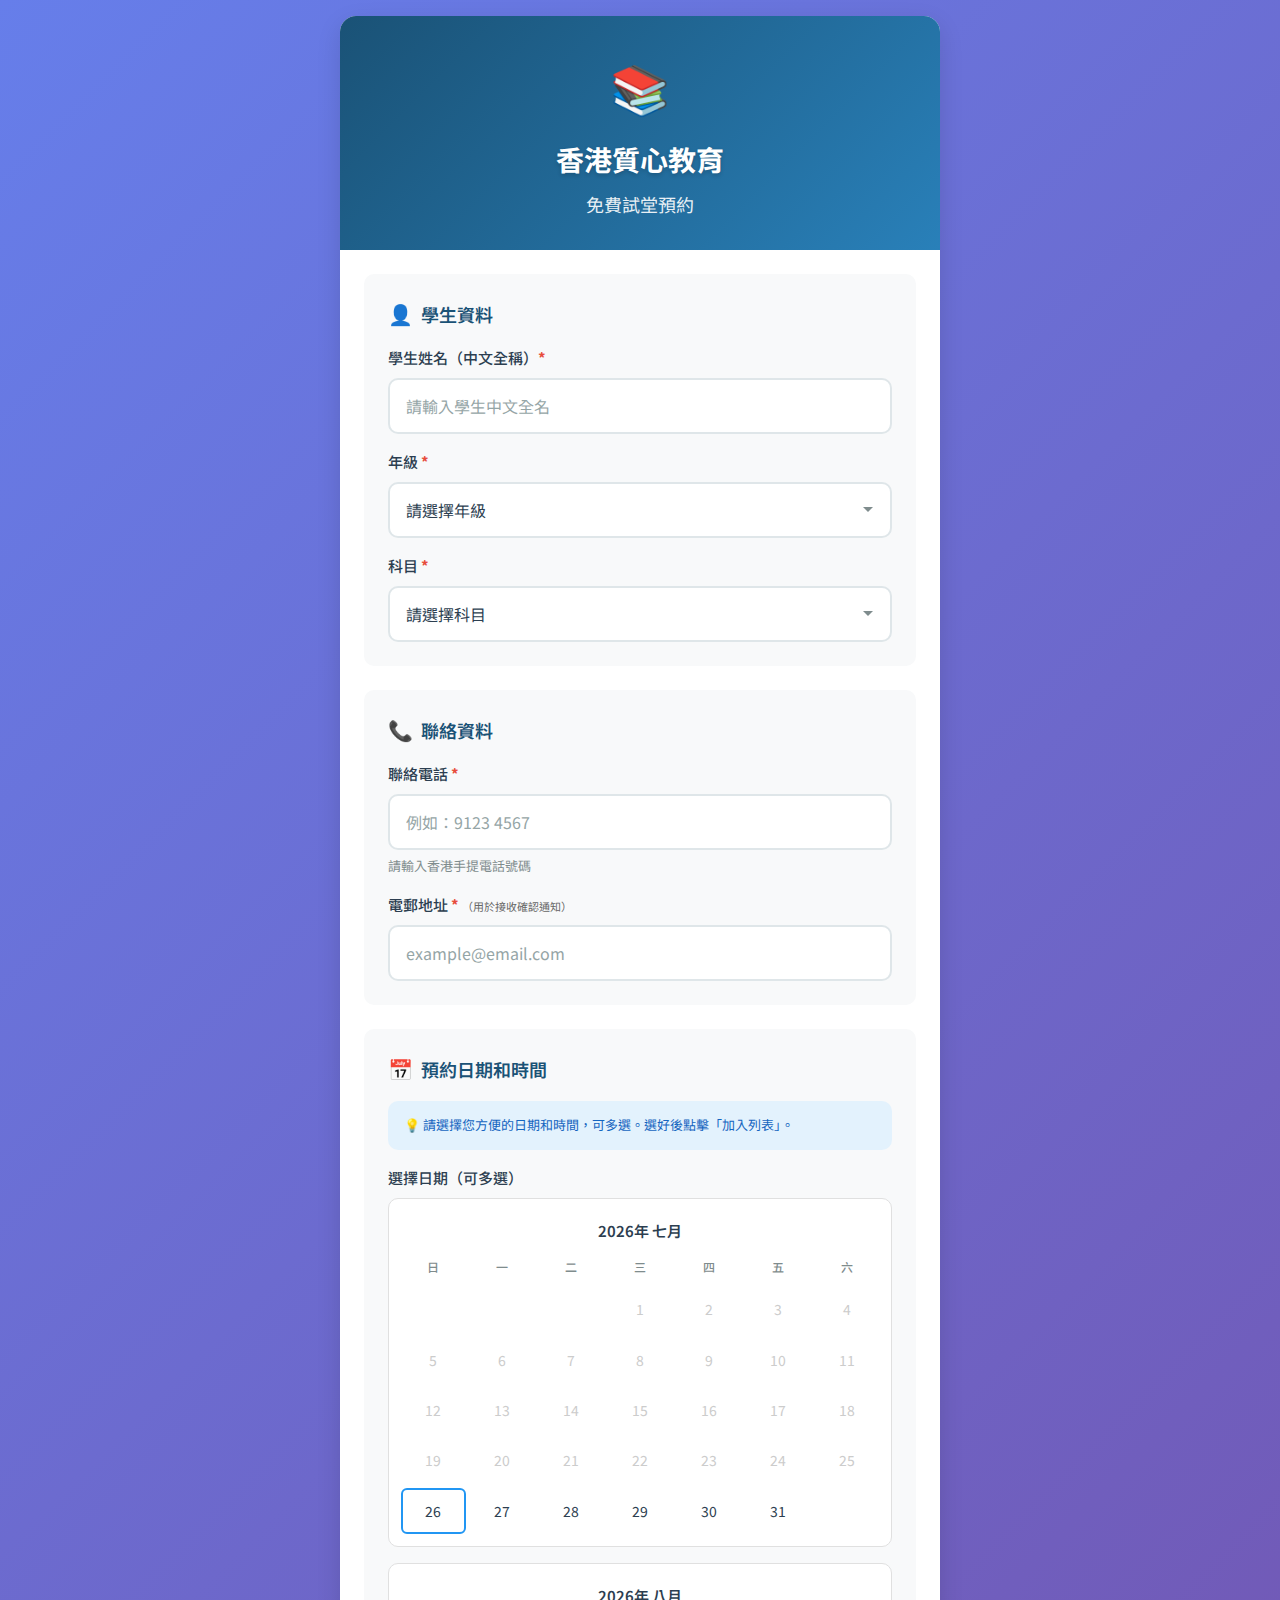
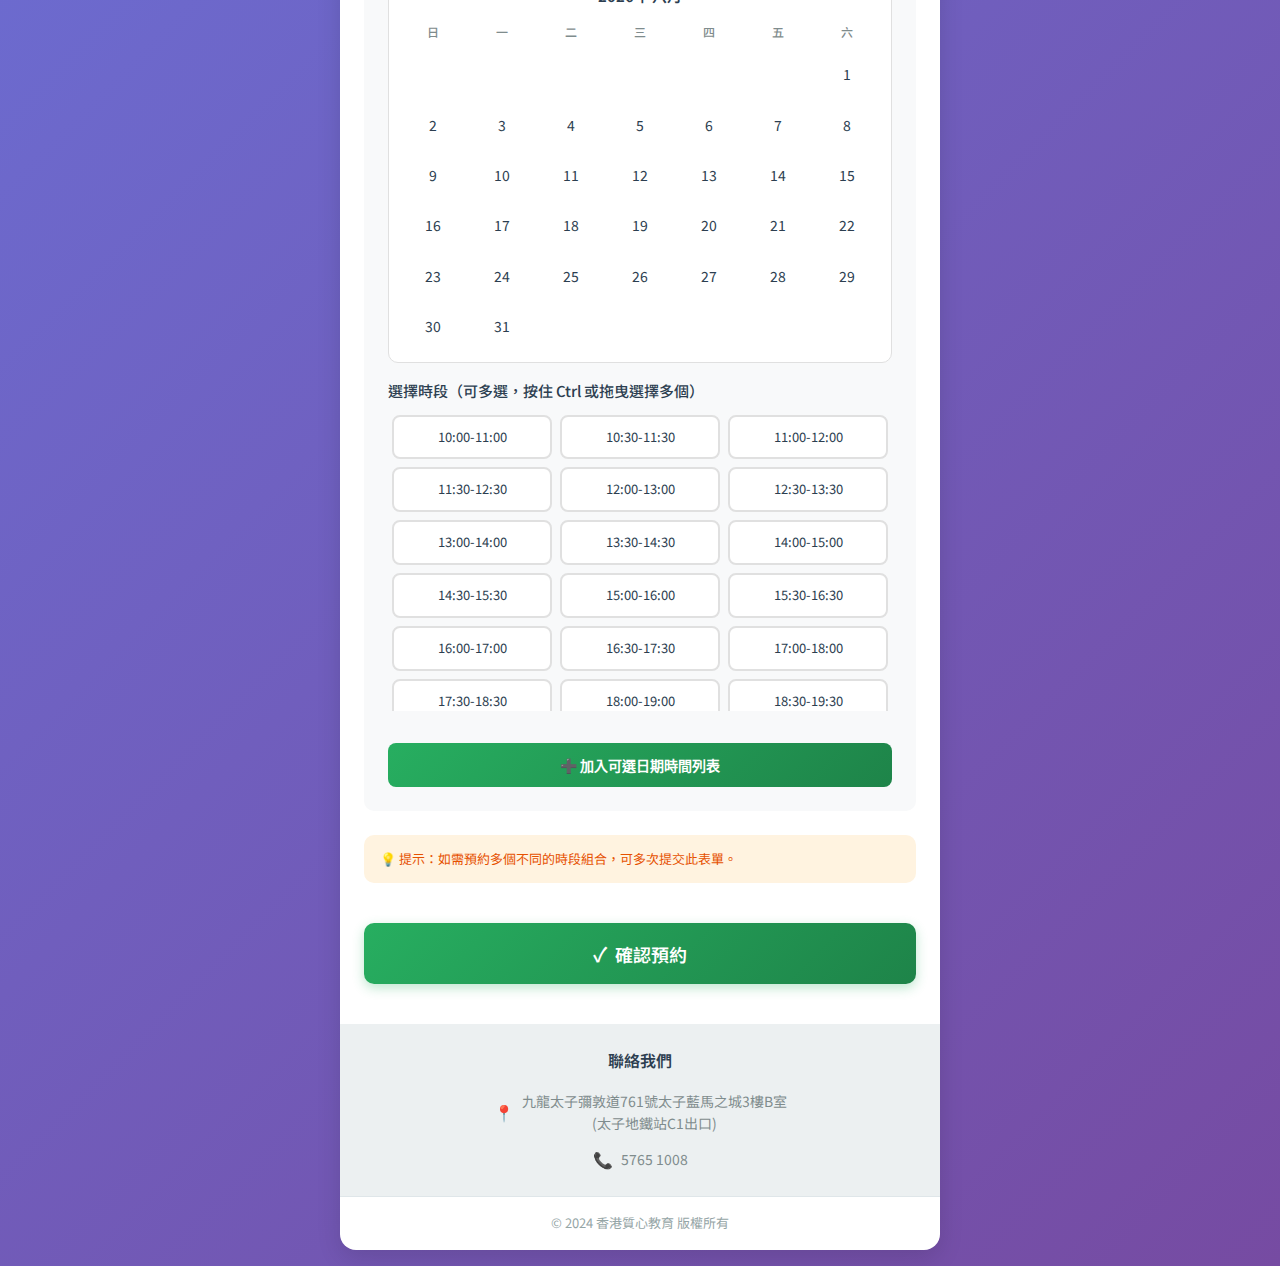
<file: index.html>
<!DOCTYPE html>
<html lang="zh-HK">
<!-- 
============================================
試堂預約系統 - 預約表單頁面
============================================
-->
<head>
    <meta charset="UTF-8">
    <meta name="viewport" content="width=device-width, initial-scale=1.0">
    <title>試堂預約 - 香港質心教育</title>
    <meta name="description" content="香港質心教育免費試堂預約系統">
    <link rel="stylesheet" href="style.css">
    <link href="https://fonts.googleapis.com/css2?family=Noto+Sans+TC:wght@400;500;700&display=swap" rel="stylesheet">
    <!-- Google reCAPTCHA -->
    <script src="https://www.google.com/recaptcha/api.js" async defer></script>
    <style>
        /* 日曆樣式 */
        .calendar-container {
            display: flex;
            gap: 16px;
            flex-wrap: wrap;
        }
        .calendar {
            flex: 1;
            min-width: 280px;
            background: white;
            border-radius: 10px;
            padding: 12px;
            border: 1px solid #e0e0e0;
        }
        .calendar-header {
            text-align: center;
            font-weight: 600;
            color: #2c3e50;
            padding: 8px;
            font-size: 15px;
        }
        .calendar-grid {
            display: grid;
            grid-template-columns: repeat(7, 1fr);
            gap: 4px;
        }
        .calendar-day-header {
            text-align: center;
            font-size: 12px;
            color: #7f8c8d;
            padding: 6px 2px;
            font-weight: 500;
        }
        .calendar-day {
            text-align: center;
            padding: 10px 4px;
            border-radius: 6px;
            cursor: pointer;
            font-size: 14px;
            transition: all 0.2s;
            border: 2px solid transparent;
        }
        .calendar-day:hover:not(.disabled):not(.empty) {
            background: #e3f2fd;
        }
        .calendar-day.selected {
            background: #2196f3;
            color: white;
            font-weight: 600;
        }
        .calendar-day.disabled {
            color: #ccc;
            cursor: not-allowed;
        }
        .calendar-day.empty {
            cursor: default;
        }
        .calendar-day.today {
            border-color: #2196f3;
        }
        
        /* 時間選擇器樣式 */
        .time-selector {
            display: grid;
            grid-template-columns: repeat(auto-fill, minmax(120px, 1fr));
            gap: 8px;
            max-height: 300px;
            overflow-y: auto;
            padding: 4px;
        }
        .time-option {
            padding: 10px 8px;
            border: 2px solid #e0e0e0;
            border-radius: 8px;
            text-align: center;
            cursor: pointer;
            font-size: 13px;
            transition: all 0.2s;
            background: white;
        }
        .time-option:hover {
            border-color: #2196f3;
            background: #e3f2fd;
        }
        .time-option.selected {
            border-color: #2196f3;
            background: #2196f3;
            color: white;
            font-weight: 500;
        }
        
        /* 已選列表樣式 */
        .selected-list {
            background: #e8f5e9;
            border-radius: 10px;
            padding: 16px;
            margin-top: 16px;
        }
        .selected-list-title {
            font-size: 14px;
            font-weight: 600;
            color: #2e7d32;
            margin-bottom: 10px;
        }
        .selected-items {
            display: flex;
            flex-wrap: wrap;
            gap: 8px;
        }
        .selected-item {
            background: white;
            border: 1px solid #a5d6a7;
            padding: 6px 12px;
            border-radius: 20px;
            font-size: 13px;
            display: flex;
            align-items: center;
            gap: 6px;
        }
        .selected-item .remove {
            color: #e74c3c;
            cursor: pointer;
            font-weight: bold;
        }
        
        .add-btn {
            background: linear-gradient(135deg, #27ae60 0%, #1e8449 100%);
            color: white;
            border: none;
            padding: 12px 24px;
            border-radius: 8px;
            font-size: 14px;
            font-weight: 600;
            cursor: pointer;
            margin-top: 16px;
            width: 100%;
            transition: all 0.3s;
        }
        .add-btn:hover {
            transform: translateY(-2px);
            box-shadow: 0 4px 12px rgba(39, 174, 96, 0.3);
        }
        .add-btn:disabled {
            background: #ccc;
            cursor: not-allowed;
            transform: none;
            box-shadow: none;
        }
        
        /* reCAPTCHA 容器 */
        .recaptcha-container {
            display: flex;
            justify-content: center;
            margin: 20px 0;
        }
        
        .hint-box {
            background: #e3f2fd;
            border-radius: 10px;
            padding: 14px 16px;
            margin-bottom: 16px;
            font-size: 13px;
            color: #1565c0;
        }
        
        @media (max-width: 600px) {
            .calendar-container {
                flex-direction: column;
            }
            .time-selector {
                grid-template-columns: repeat(2, 1fr);
            }
        }
    </style>
</head>
<body>
    <div class="container">
        
        <!-- 頁面標題 -->
        <header class="header">
            <div class="logo">
                <span class="logo-icon">📚</span>
            </div>
            <h1 class="title">香港質心教育</h1>
            <p class="subtitle">免費試堂預約</p>
            <!-- 導航 -->
        </header>

        <div id="alert-container"></div>

        <!-- 預約表單 -->
        <form id="booking-form" class="booking-form">
            
            <!-- 學生資料 -->
            <div class="form-section">
                <h2 class="section-title">
                    <span class="section-icon">👤</span>
                    學生資料
                </h2>
                
                <div class="form-group">
                    <label for="student_name" class="form-label">
                        學生姓名（中文全稱）<span class="required">*</span>
                    </label>
                    <input type="text" id="student_name" name="student_name" class="form-input" placeholder="請輸入學生中文全名" required>
                </div>
                
                <div class="form-group">
                    <label for="grade" class="form-label">
                        年級 <span class="required">*</span>
                    </label>
                    <select id="grade" name="grade" class="form-select" required>
                        <option value="" disabled selected>請選擇年級</option>
                        <option value="小一">小一</option>
                        <option value="小二">小二</option>
                        <option value="小三">小三</option>
                        <option value="小四">小四</option>
                        <option value="小五">小五</option>
                        <option value="小六">小六</option>
                        <option value="中一">中一</option>
                        <option value="中二">中二</option>
                        <option value="中三">中三</option>
                        <option value="中四">中四</option>
                        <option value="中五">中五</option>
                        <option value="中六">中六</option>
                    </select>
                </div>
                
                <div class="form-group">
                    <label for="subject" class="form-label">
                        科目 <span class="required">*</span>
                    </label>
                    <select id="subject" name="subject" class="form-select" required>
                        <option value="" disabled selected>請選擇科目</option>
                        <option value="中文">中文</option>
                        <option value="英文">英文</option>
                        <option value="必修數學">必修數學</option>
                        <option value="M2">M2（延伸數學二）</option>
                        <option value="奧數">奧數</option>
                        <option value="物理">物理</option>
                        <option value="生物">生物</option>
                        <option value="化學">化學</option>
                    </select>
                </div>
            </div>

            <!-- 聯絡資料 -->
            <div class="form-section">
                <h2 class="section-title">
                    <span class="section-icon">📞</span>
                    聯絡資料
                </h2>
                
                <div class="form-group">
                    <label for="phone" class="form-label">
                        聯絡電話 <span class="required">*</span>
                    </label>
                    <input type="tel" id="phone" name="phone" class="form-input" placeholder="例如：9123 4567" required>
                    <span class="form-hint">請輸入香港手提電話號碼</span>
                </div>
                
                <div class="form-group">
                    <label for="email" class="form-label">
                        電郵地址 <span class="required">*</span>
                        <span style="font-size: 11px; color: #666; font-weight: normal;">（用於接收確認通知）</span>
                    </label>
                    <input type="email" id="email" name="email" class="form-input" placeholder="example@email.com" required>
                </div>
            </div>

            <!-- 預約時間 -->
            <div class="form-section">
                <h2 class="section-title">
                    <span class="section-icon">📅</span>
                    預約日期和時間
                </h2>
                
                <div class="hint-box">
                    💡 請選擇您方便的日期和時間，可多選。選好後點擊「加入列表」。
                </div>
                
                <!-- 日曆 -->
                <div class="form-group">
                    <label class="form-label">選擇日期（可多選）</label>
                    <div class="calendar-container">
                        <div class="calendar" id="calendar-current"></div>
                        <div class="calendar" id="calendar-next"></div>
                    </div>
                </div>
                
                <!-- 時間選擇 -->
                <div class="form-group">
                    <label class="form-label">選擇時段（可多選，按住 Ctrl 或拖曳選擇多個）</label>
                    <div class="time-selector" id="time-selector"></div>
                </div>
                
                <!-- 加入按鈕 -->
                <button type="button" class="add-btn" id="add-btn" onclick="addToList()">
                    ➕ 加入可選日期時間列表
                </button>
                
                <!-- 已選列表 -->
                <div class="selected-list" id="selected-list" style="display: none;">
                    <div class="selected-list-title">✅ 已選擇的日期和時間：</div>
                    <div class="selected-items" id="selected-items"></div>
                </div>
                
                <!-- 隱藏欄位 -->
                <input type="hidden" id="selected-dates-times" name="selected_dates_times">
            </div>
            
            <!-- 提示 -->
            <div class="hint-box" style="background: #fff3e0; color: #e65100;">
                💡 提示：如需預約多個不同的時段組合，可多次提交此表單。
            </div>

            <!-- reCAPTCHA -->
            <div class="recaptcha-container">
                <div class="g-recaptcha" data-sitekey="6LeIxAcTAAAAAJcZVRqyHh71UMIEGNQ_MXjiZKhI"></div>
            </div>

            <!-- 提交按鈕 -->
            <div class="form-actions">
                <button type="submit" id="submit-btn" class="submit-btn">
                    <span class="btn-icon">✓</span>
                    <span class="btn-text">確認預約</span>
                </button>
            </div>

        </form>

        <!-- 聯絡資訊 -->
        <div class="contact-info">
            <h3 class="info-title">聯絡我們</h3>
            <div class="info-items">
                <div class="info-item">
                    <span class="info-icon">📍</span>
                    <span class="info-text">九龍太子彌敦道761號太子藍馬之城3樓B室<br>(太子地鐵站C1出口)</span>
                </div>
                <div class="info-item">
                    <span class="info-icon">📞</span>
                    <span class="info-text">5765 1008</span>
                </div>
            </div>
        </div>

        <footer class="footer">
            <p>&copy; 2024 香港質心教育 版權所有</p>
        </footer>

    </div>

    <script>
        // ========================================
        // 日曆和時間選擇器
        // ========================================
        
        const WEEKDAYS = ['日', '一', '二', '三', '四', '五', '六'];
        const TIME_SLOTS = [];
        
        // 生成時間段（10:00-21:00，30分鐘間隔）
        for (let h = 10; h <= 20; h++) {
            TIME_SLOTS.push(`${h}:00-${h+1}:00`);
            if (h < 20) {
                TIME_SLOTS.push(`${h}:30-${h+1}:30`);
            }
        }
        TIME_SLOTS.push('20:30-21:00');
        
        let selectedDates = [];
        let selectedTimes = [];
        let selectedList = []; // 最終選擇的日期時間組合
        
        // 初始化
        document.addEventListener('DOMContentLoaded', function() {
            renderCalendars();
            renderTimeSelector();
            initPhoneFormatter();
            initFormSubmit();
        });
        
        // 渲染日曆
        function renderCalendars() {
            const now = new Date();
            renderCalendar('calendar-current', now.getFullYear(), now.getMonth());
            
            const nextMonth = new Date(now.getFullYear(), now.getMonth() + 1, 1);
            renderCalendar('calendar-next', nextMonth.getFullYear(), nextMonth.getMonth());
        }
        
        function renderCalendar(containerId, year, month) {
            const container = document.getElementById(containerId);
            const monthNames = ['一月', '二月', '三月', '四月', '五月', '六月', 
                               '七月', '八月', '九月', '十月', '十一月', '十二月'];
            
            const firstDay = new Date(year, month, 1);
            const lastDay = new Date(year, month + 1, 0);
            const startDay = firstDay.getDay();
            const totalDays = lastDay.getDate();
            const today = new Date();
            today.setHours(0, 0, 0, 0);
            
            let html = `
                <div class="calendar-header">${year}年 ${monthNames[month]}</div>
                <div class="calendar-grid">
                    ${WEEKDAYS.map(d => `<div class="calendar-day-header">${d}</div>`).join('')}
            `;
            
            // 空白格
            for (let i = 0; i < startDay; i++) {
                html += '<div class="calendar-day empty"></div>';
            }
            
            // 日期
            for (let day = 1; day <= totalDays; day++) {
                const date = new Date(year, month, day);
                const dateStr = `${month + 1}/${day}`;
                const isPast = date < today;
                const isToday = date.getTime() === today.getTime();
                const isSelected = selectedDates.includes(dateStr);
                
                let classes = 'calendar-day';
                if (isPast) classes += ' disabled';
                if (isToday) classes += ' today';
                if (isSelected) classes += ' selected';
                
                html += `<div class="${classes}" data-date="${dateStr}" onclick="toggleDate('${dateStr}', ${isPast})">${day}</div>`;
            }
            
            html += '</div>';
            container.innerHTML = html;
        }
        
        // 切換日期選擇
        function toggleDate(dateStr, isPast) {
            if (isPast) return;
            
            const index = selectedDates.indexOf(dateStr);
            if (index > -1) {
                selectedDates.splice(index, 1);
            } else {
                selectedDates.push(dateStr);
            }
            
            // 更新UI
            document.querySelectorAll('.calendar-day').forEach(el => {
                if (el.dataset.date === dateStr) {
                    el.classList.toggle('selected');
                }
            });
            
            updateAddButton();
        }
        
        // 渲染時間選擇器
        function renderTimeSelector() {
            const container = document.getElementById('time-selector');
            container.innerHTML = TIME_SLOTS.map(slot => 
                `<div class="time-option" data-time="${slot}" onclick="toggleTime('${slot}')">${slot}</div>`
            ).join('');
        }
        
        // 切換時間選擇
        function toggleTime(timeStr) {
            const index = selectedTimes.indexOf(timeStr);
            if (index > -1) {
                selectedTimes.splice(index, 1);
            } else {
                selectedTimes.push(timeStr);
            }
            
            document.querySelectorAll('.time-option').forEach(el => {
                if (el.dataset.time === timeStr) {
                    el.classList.toggle('selected');
                }
            });
            
            updateAddButton();
        }
        
        // 更新加入按鈕狀態
        function updateAddButton() {
            const btn = document.getElementById('add-btn');
            btn.disabled = selectedDates.length === 0 || selectedTimes.length === 0;
        }
        
        // 加入列表
        function addToList() {
            if (selectedDates.length === 0 || selectedTimes.length === 0) {
                alert('請先選擇日期和時間');
                return;
            }
            
            // 計算將要添加的時段數量
            let newCombos = [];
            selectedDates.forEach(date => {
                selectedTimes.forEach(time => {
                    const combo = `${date} ${time}`;
                    if (!selectedList.includes(combo)) {
                        newCombos.push(combo);
                    }
                });
            });
            
            // 檢查是否超過10個時段
            if (selectedList.length + newCombos.length > 10) {
                alert('⚠️ 預約時段不能超過10個！\n\n目前已選擇 ' + selectedList.length + ' 個，\n還可以添加 ' + (10 - selectedList.length) + ' 個。');
                return;
            }
            
            // 添加新組合
            newCombos.forEach(combo => {
                selectedList.push(combo);
            });
            
            // 清空當前選擇
            selectedDates = [];
            selectedTimes = [];
            
            // 更新UI
            document.querySelectorAll('.calendar-day.selected').forEach(el => el.classList.remove('selected'));
            document.querySelectorAll('.time-option.selected').forEach(el => el.classList.remove('selected'));
            
            renderSelectedList();
            updateAddButton();
        }
        
        // 渲染已選列表
        function renderSelectedList() {
            const container = document.getElementById('selected-list');
            const itemsContainer = document.getElementById('selected-items');
            const hiddenInput = document.getElementById('selected-dates-times');
            
            if (selectedList.length === 0) {
                container.style.display = 'none';
                hiddenInput.value = '';
                return;
            }
            
            container.style.display = 'block';
            itemsContainer.innerHTML = selectedList.map((item, index) => 
                `<div class="selected-item">
                    <span>${item}</span>
                    <span class="remove" onclick="removeFromList(${index})">✕</span>
                </div>`
            ).join('');
            
            hiddenInput.value = selectedList.join('; ');
        }
        
        // 從列表移除
        function removeFromList(index) {
            selectedList.splice(index, 1);
            renderSelectedList();
        }
        
        // 電話格式化
        function initPhoneFormatter() {
            const phoneInput = document.getElementById('phone');
            phoneInput.addEventListener('input', function(e) {
                let value = e.target.value.replace(/\D/g, '').substring(0, 8);
                if (value.length > 4) {
                    value = value.substring(0, 4) + ' ' + value.substring(4);
                }
                e.target.value = value;
            });
        }
        
        // Google Apps Script URL
        const GOOGLE_SCRIPT_URL = 'https://script.google.com/macros/s/AKfycbzW4sqzfRtVPE9Bf-SWsE06Ozouvd4YllT6o82AXoFN6MktZYzdUNk07TQ-bxABwy6kPQ/exec';
        
        // 表單提交
        function initFormSubmit() {
            document.getElementById('booking-form').addEventListener('submit', function(e) {
                e.preventDefault();
                
                // 驗證
                const studentName = document.getElementById('student_name').value.trim();
                const grade = document.getElementById('grade').value;
                const subject = document.getElementById('subject').value;
                const phone = document.getElementById('phone').value.trim();
                const email = document.getElementById('email').value.trim();
                
                if (!studentName || !grade || !subject || !phone || !email) {
                    alert('請填寫所有必填欄位（包括電郵地址）');
                    return;
                }
                
                // 驗證電郵格式
                const emailRegex = /^[^\s@]+@[^\s@]+\.[^\s@]+$/;
                if (!emailRegex.test(email)) {
                    alert('請輸入有效的電郵地址');
                    return;
                }
                
                if (selectedList.length === 0) {
                    alert('請選擇至少一個日期和時間');
                    return;
                }
                
                // 檢查 reCAPTCHA
                const recaptchaResponse = grecaptcha.getResponse();
                if (!recaptchaResponse) {
                    alert('請完成驗證碼驗證');
                    return;
                }
                
                // 顯示載入
                const submitBtn = document.getElementById('submit-btn');
                submitBtn.disabled = true;
                submitBtn.innerHTML = '<span class="btn-icon">⏳</span><span class="btn-text">處理中...</span>';
                
                // 準備數據
                const formData = {
                    type: 'booking',
                    id: 'BK' + Date.now().toString(36).toUpperCase(),
                    timestamp: new Date().toLocaleString('zh-HK'),
                    studentName: studentName,
                    grade: grade,
                    subject: subject,
                    phone: phone,
                    email: document.getElementById('email').value.trim() || '未提供',
                    preferredDate: selectedList.join('; '),
                    preferredTime: '',
                    status: '待處理'
                };
                
                // 保存到本地存儲
                const submissions = JSON.parse(localStorage.getItem('submissions') || '[]');
                submissions.unshift(formData);
                localStorage.setItem('submissions', JSON.stringify(submissions));
                
                // 發送到 Google Sheets
                fetch(GOOGLE_SCRIPT_URL, {
                    method: 'POST',
                    mode: 'no-cors',
                    headers: { 'Content-Type': 'application/json' },
                    body: JSON.stringify(formData)
                }).then(function() {
                    console.log('✅ 數據已發送到 Google Sheets');
                }).catch(function(error) {
                    console.error('發送失敗：', error);
                });
                
                console.log('========================================');
                console.log('📝 新預約提交');
                console.log('========================================');
                console.log(formData);
                console.log('========================================');
                
                // 跳轉
                setTimeout(function() {
                    const params = new URLSearchParams({
                        type: 'booking',
                        name: studentName,
                        grade: grade,
                        subject: subject,
                        date: selectedList.join('; '),
                        time: ''
                    });
                    window.location.href = 'confirmation.html?' + params.toString();
                }, 1500);
            });
        }
    </script>
</body>
</html>
</file>
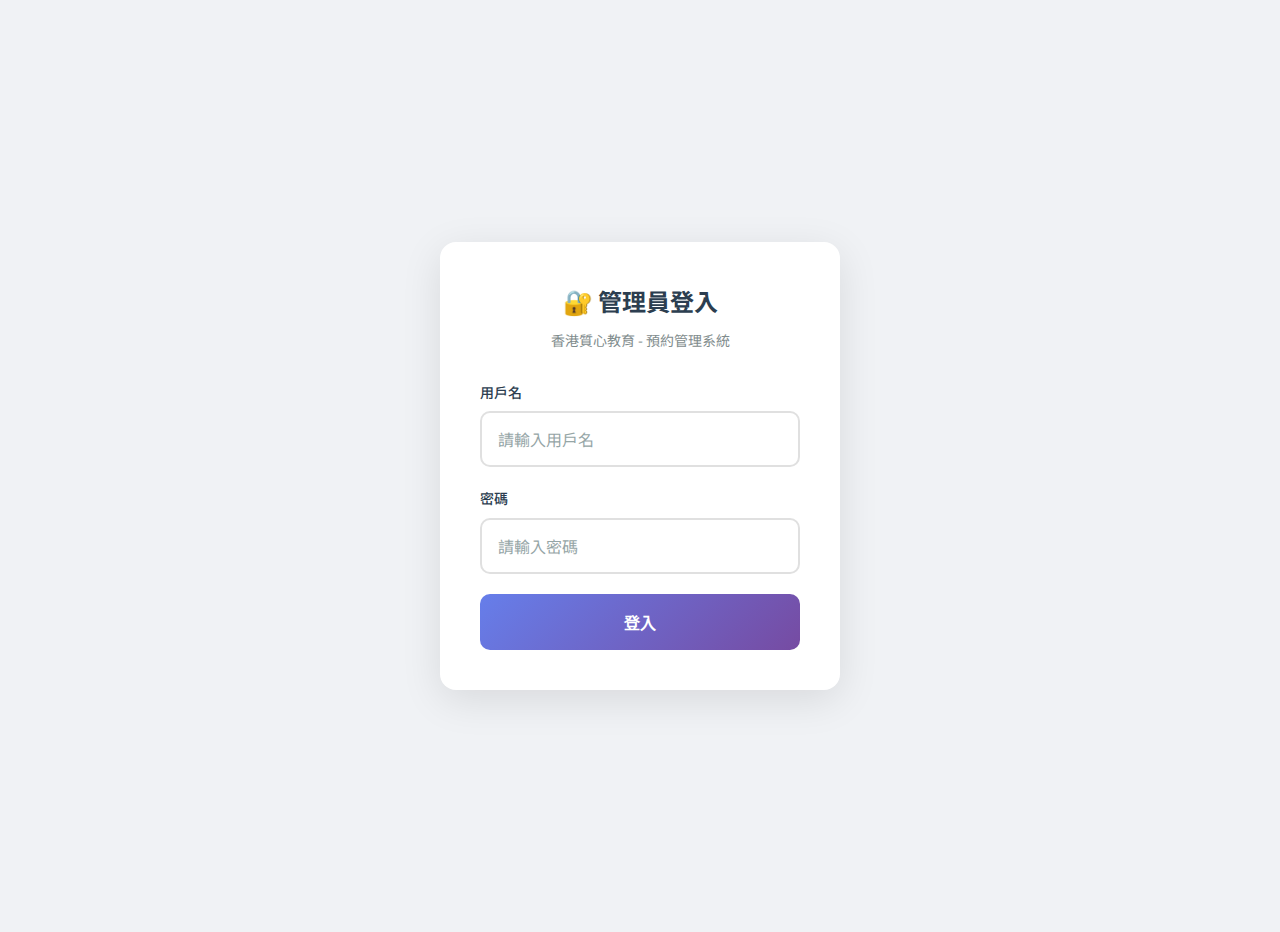
<file: admin.html>
<!DOCTYPE html>
<html lang="zh-HK">
<!-- 
============================================
試堂預約系統 - 管理員頁面（含登入）
============================================
-->
<head>
    <meta charset="UTF-8">
    <meta name="viewport" content="width=device-width, initial-scale=1.0">
    <title>預約管理 - 香港質心教育</title>
    <link rel="stylesheet" href="style.css">
    <link href="https://fonts.googleapis.com/css2?family=Noto+Sans+TC:wght@400;500;700&display=swap" rel="stylesheet">
    <style>
        body { background: #f0f2f5; }
        .container { max-width: 900px; }
        
        /* 登入頁面樣式 */
        .login-container {
            min-height: 100vh;
            display: flex;
            align-items: center;
            justify-content: center;
            padding: 20px;
        }
        .login-box {
            background: white;
            border-radius: 16px;
            padding: 40px;
            width: 100%;
            max-width: 400px;
            box-shadow: 0 10px 40px rgba(0,0,0,0.1);
        }
        .login-title {
            text-align: center;
            font-size: 24px;
            font-weight: 700;
            color: #2c3e50;
            margin-bottom: 8px;
        }
        .login-subtitle {
            text-align: center;
            font-size: 14px;
            color: #7f8c8d;
            margin-bottom: 30px;
        }
        .login-form .form-group { margin-bottom: 20px; }
        .login-form .form-label {
            display: block;
            font-size: 14px;
            font-weight: 500;
            color: #2c3e50;
            margin-bottom: 8px;
        }
        .login-form .form-input {
            width: 100%;
            padding: 14px 16px;
            border: 2px solid #e0e0e0;
            border-radius: 10px;
            font-size: 16px;
            transition: border-color 0.3s;
        }
        .login-form .form-input:focus {
            border-color: #3498db;
            outline: none;
        }
        .login-btn {
            width: 100%;
            padding: 16px;
            background: linear-gradient(135deg, #667eea 0%, #764ba2 100%);
            color: white;
            border: none;
            border-radius: 10px;
            font-size: 16px;
            font-weight: 600;
            cursor: pointer;
            transition: transform 0.2s, box-shadow 0.2s;
        }
        .login-btn:hover {
            transform: translateY(-2px);
            box-shadow: 0 6px 20px rgba(102, 126, 234, 0.4);
        }
        .login-error {
            background: #fee;
            color: #c0392b;
            padding: 12px;
            border-radius: 8px;
            text-align: center;
            margin-bottom: 20px;
            display: none;
        }
        
        /* 管理頁面樣式 */
        .admin-page { display: none; }
        .admin-page.active { display: block; }
        
        .admin-header {
            background: linear-gradient(135deg, #2c3e50 0%, #34495e 100%);
            color: white;
            text-align: center;
            padding: 24px;
        }
        .admin-title { font-size: 24px; font-weight: 700; margin-bottom: 8px; }
        .admin-subtitle { font-size: 14px; opacity: 0.8; }
        
        .nav-tabs {
            display: flex;
            gap: 8px;
            justify-content: center;
            margin-top: 16px;
            flex-wrap: wrap;
        }
        .nav-tab {
            background: rgba(255,255,255,0.1);
            color: rgba(255,255,255,0.9);
            padding: 8px 16px;
            border-radius: 20px;
            text-decoration: none;
            font-size: 13px;
            cursor: pointer;
            border: none;
            transition: all 0.3s;
        }
        .nav-tab:hover, .nav-tab.active {
            background: rgba(255,255,255,0.25);
            color: white;
        }
        
        .admin-content { padding: 20px; }
        
        /* 重要提示 */
        .important-notice {
            background: linear-gradient(135deg, #fff3cd 0%, #ffeeba 100%);
            border: 1px solid #ffc107;
            border-radius: 12px;
            padding: 16px 20px;
            margin-bottom: 20px;
        }
        .important-notice h4 {
            color: #856404;
            margin-bottom: 8px;
            font-size: 15px;
        }
        .important-notice p {
            color: #856404;
            font-size: 13px;
            margin-bottom: 10px;
        }
        .important-notice a {
            display: inline-block;
            background: #28a745;
            color: white;
            padding: 8px 16px;
            border-radius: 6px;
            text-decoration: none;
            font-size: 13px;
            font-weight: 500;
        }
        
        .stats-grid {
            display: grid;
            grid-template-columns: repeat(auto-fit, minmax(100px, 1fr));
            gap: 12px;
            margin-bottom: 20px;
        }
        .stat-card {
            background: linear-gradient(135deg, #667eea 0%, #764ba2 100%);
            color: white;
            padding: 16px;
            border-radius: 10px;
            text-align: center;
        }
        .stat-card.booking { background: linear-gradient(135deg, #27ae60 0%, #1e8449 100%); }
        .stat-card.cancel { background: linear-gradient(135deg, #e74c3c 0%, #c0392b 100%); }
        .stat-card.change { background: linear-gradient(135deg, #f39c12 0%, #e67e22 100%); }
        .stat-card.pending { background: linear-gradient(135deg, #9b59b6 0%, #8e44ad 100%); }
        .stat-number { font-size: 28px; font-weight: 700; display: block; }
        .stat-label { font-size: 11px; opacity: 0.9; margin-top: 2px; }
        
        .section-card {
            background: white;
            border-radius: 12px;
            overflow: hidden;
            box-shadow: 0 2px 8px rgba(0,0,0,0.08);
            margin-bottom: 16px;
        }
        .section-header {
            display: flex;
            justify-content: space-between;
            align-items: center;
            padding: 16px 20px;
            border-bottom: 1px solid #eee;
            background: #fafafa;
        }
        .section-title { font-size: 16px; font-weight: 600; color: #2c3e50; }
        
        .btn {
            padding: 8px 16px;
            border: none;
            border-radius: 6px;
            cursor: pointer;
            font-size: 13px;
            display: inline-flex;
            align-items: center;
            gap: 6px;
            transition: all 0.3s;
        }
        .btn-primary { background: #3498db; color: white; }
        .btn-primary:hover { background: #2980b9; }
        .btn-danger { background: #e74c3c; color: white; }
        .btn-danger:hover { background: #c0392b; }
        .btn-success { background: #27ae60; color: white; }
        .btn-success:hover { background: #1e8449; }
        .btn-warning { background: #f39c12; color: white; }
        .btn-warning:hover { background: #e67e22; }
        .btn-sm { padding: 6px 12px; font-size: 12px; }
        
        .submission-item {
            display: flex;
            align-items: center;
            padding: 14px 20px;
            border-bottom: 1px solid #f5f5f5;
            transition: background 0.2s;
        }
        .submission-item:hover { background: #f8f9fa; }
        .submission-item:last-child { border-bottom: none; }
        
        .type-badge {
            padding: 4px 10px;
            border-radius: 12px;
            font-size: 11px;
            font-weight: 600;
            margin-right: 12px;
            flex-shrink: 0;
        }
        .type-badge.booking { background: #d4edda; color: #155724; }
        .type-badge.cancel { background: #f8d7da; color: #721c24; }
        .type-badge.change { background: #fff3cd; color: #856404; }
        
        .submission-info { flex: 1; min-width: 0; }
        .submission-name { font-size: 15px; font-weight: 600; color: #2c3e50; }
        .submission-meta { font-size: 12px; color: #7f8c8d; margin-top: 2px; }
        
        .submission-actions {
            display: flex;
            gap: 6px;
            flex-shrink: 0;
        }
        
        .empty-state {
            text-align: center;
            padding: 48px 24px;
            color: #7f8c8d;
        }
        .empty-icon { font-size: 40px; margin-bottom: 12px; }
        
        /* Modal */
        .modal-overlay {
            display: none;
            position: fixed;
            top: 0; left: 0; right: 0; bottom: 0;
            background: rgba(0,0,0,0.5);
            z-index: 1000;
            justify-content: center;
            align-items: center;
            padding: 20px;
        }
        .modal-overlay.active { display: flex; }
        .modal-content {
            background: white;
            border-radius: 16px;
            max-width: 500px;
            width: 100%;
            max-height: 90vh;
            overflow-y: auto;
        }
        .modal-header {
            padding: 20px;
            border-bottom: 1px solid #eee;
            display: flex;
            justify-content: space-between;
            align-items: center;
        }
        .modal-title { font-size: 18px; font-weight: 600; color: #2c3e50; }
        .modal-close {
            background: none;
            border: none;
            font-size: 24px;
            cursor: pointer;
            color: #95a5a6;
        }
        .modal-body { padding: 20px; }
        
        .detail-row {
            display: flex;
            padding: 10px 0;
            border-bottom: 1px solid #f5f5f5;
        }
        .detail-row:last-child { border-bottom: none; }
        .detail-label { width: 100px; font-size: 13px; color: #7f8c8d; flex-shrink: 0; }
        .detail-value { flex: 1; font-size: 14px; color: #2c3e50; font-weight: 500; }
        
        .action-box {
            background: #f8f9fa;
            border-radius: 10px;
            padding: 16px;
            margin-top: 20px;
        }
        .action-box-title { font-size: 14px; font-weight: 600; color: #2c3e50; margin-bottom: 12px; }
        .action-buttons { display: flex; gap: 10px; flex-wrap: wrap; }
        
        .logout-btn {
            background: rgba(255,255,255,0.1);
            color: white;
            border: 1px solid rgba(255,255,255,0.3);
            padding: 6px 14px;
            border-radius: 20px;
            font-size: 12px;
            cursor: pointer;
            margin-left: 10px;
        }
        .logout-btn:hover {
            background: rgba(255,255,255,0.2);
        }
        
        @media (max-width: 600px) {
            .stats-grid { grid-template-columns: repeat(2, 1fr); }
            .submission-actions { flex-direction: column; }
            .action-buttons { flex-direction: column; }
            .login-box { padding: 30px 20px; }
        }
    </style>
</head>
<body>
    <!-- ========================================
         登入頁面
    ======================================== -->
    <div id="login-page" class="login-container">
        <div class="login-box">
            <div class="login-title">🔐 管理員登入</div>
            <div class="login-subtitle">香港質心教育 - 預約管理系統</div>
            
            <div id="login-error" class="login-error">
                用戶名或密碼錯誤
            </div>
            
            <form id="login-form" class="login-form">
                <div class="form-group">
                    <label class="form-label">用戶名</label>
                    <input type="text" id="username" class="form-input" placeholder="請輸入用戶名" required>
                </div>
                <div class="form-group">
                    <label class="form-label">密碼</label>
                    <input type="password" id="password" class="form-input" placeholder="請輸入密碼" required>
                </div>
                <button type="submit" class="login-btn">登入</button>
            </form>
        </div>
    </div>
    
    <!-- ========================================
         管理頁面
    ======================================== -->
    <div id="admin-page" class="admin-page">
        <div class="container">
            <header class="admin-header">
                <h1 class="admin-title">📊 預約管理系統</h1>
                <p class="admin-subtitle">
                    香港質心教育
                    <button class="logout-btn" onclick="logout()">登出</button>
                </p>
                <div class="nav-tabs">
                    <button class="nav-tab active" onclick="filterSubmissions('all')">全部</button>
                    <button class="nav-tab" onclick="filterSubmissions('booking')">📝 新預約</button>
                    <button class="nav-tab" onclick="filterSubmissions('cancel')">❌ 取消</button>
                    <button class="nav-tab" onclick="filterSubmissions('change')">✏️ 更改</button>
                    <a href="index.html" class="nav-tab">← 返回網站</a>
                </div>
            </header>
            
            <div class="admin-content">
                <!-- 重要提示 -->
                <div class="important-notice">
                    <h4>✅ 數據來源：Google Sheets</h4>
                    <p>所有預約記錄從 Google Sheets 實時載入，支援跨設備查看。</p>
                    <div style="display: flex; gap: 10px; margin-top: 10px; flex-wrap: wrap;">
                        <a href="https://docs.google.com/spreadsheets/d/1I78kkRrMaUG8JB_tFhxUELm8QY64PFmRnYKCkAu3yrA/edit" target="_blank" id="sheets-link">📊 打開 Google Sheets</a>
                        <button onclick="loadSubmissions()" style="background: #27ae60; color: white; border: none; padding: 8px 16px; border-radius: 6px; cursor: pointer;">🔄 刷新數據</button>
                    </div>
                </div>
                
                <!-- 統計 -->
                <div class="stats-grid">
                    <div class="stat-card">
                        <span class="stat-number" id="total-count">0</span>
                        <span class="stat-label">總提交</span>
                    </div>
                    <div class="stat-card booking">
                        <span class="stat-number" id="booking-count">0</span>
                        <span class="stat-label">新預約</span>
                    </div>
                    <div class="stat-card cancel">
                        <span class="stat-number" id="cancel-count">0</span>
                        <span class="stat-label">取消</span>
                    </div>
                    <div class="stat-card change">
                        <span class="stat-number" id="change-count">0</span>
                        <span class="stat-label">更改</span>
                    </div>
                    <div class="stat-card pending">
                        <span class="stat-number" id="pending-count">0</span>
                        <span class="stat-label">待處理</span>
                    </div>
                    <div class="stat-card" style="background: linear-gradient(135deg, #f39c12, #e67e22);">
                        <span class="stat-number" id="waiting-count">0</span>
                        <span class="stat-label">待客戶確認</span>
                    </div>
                    <div class="stat-card" style="background: linear-gradient(135deg, #27ae60, #2ecc71);">
                        <span class="stat-number" id="confirmed-count">0</span>
                        <span class="stat-label">已確認</span>
                    </div>
                    <div class="stat-card" style="background: linear-gradient(135deg, #95a5a6, #7f8c8d);">
                        <span class="stat-number" id="expired-count">0</span>
                        <span class="stat-label">已過期</span>
                    </div>
                    <div class="stat-card" style="background: linear-gradient(135deg, #9b59b6, #8e44ad);">
                        <span class="stat-number" id="cancelled-count">0</span>
                        <span class="stat-label">已取消</span>
                    </div>
                </div>
                
                <!-- 提交列表 -->
                <div class="section-card">
                    <div class="section-header">
                        <h3 class="section-title">📋 所有預約記錄</h3>
                        <div style="display: flex; gap: 8px;">
                            <button class="btn btn-primary btn-sm" onclick="loadSubmissions()">🔄 刷新</button>
                            <button class="btn btn-danger btn-sm" onclick="clearAll()">🗑️ 清空</button>
                        </div>
                    </div>
                    <div id="submissions-list"></div>
                </div>
            </div>
            
            <footer class="footer">
                <p>&copy; 2024 香港質心教育 版權所有</p>
            </footer>
        </div>
    </div>
    
    <!-- 詳情模態框 -->
    <div class="modal-overlay" id="detail-modal">
        <div class="modal-content">
            <div class="modal-header">
                <h3 class="modal-title" id="modal-title">📋 詳情</h3>
                <button class="modal-close" onclick="closeModal()">&times;</button>
            </div>
            <div class="modal-body" id="modal-body"></div>
        </div>
    </div>
    
    <script>
        // ========================================
        // 登入驗證
        // ========================================
        const ADMIN_USERS = {
            'admin': '88888888',
            'zx123': '111234'
        };
        
        // 檢查是否已登入
        function checkLogin() {
            const isLoggedIn = sessionStorage.getItem('adminLoggedIn') === 'true';
            if (isLoggedIn) {
                showAdminPage();
            }
        }
        
        // 登入表單處理
        document.getElementById('login-form').addEventListener('submit', function(e) {
            e.preventDefault();
            
            const username = document.getElementById('username').value;
            const password = document.getElementById('password').value;
            
            if (ADMIN_USERS[username] && ADMIN_USERS[username] === password) {
                sessionStorage.setItem('adminLoggedIn', 'true');
                showAdminPage();
            } else {
                document.getElementById('login-error').style.display = 'block';
                document.getElementById('password').value = '';
            }
        });
        
        // 顯示管理頁面
        function showAdminPage() {
            document.getElementById('login-page').style.display = 'none';
            document.getElementById('admin-page').classList.add('active');
            loadSubmissions();
        }
        
        // 登出
        function logout() {
            sessionStorage.removeItem('adminLoggedIn');
            location.reload();
        }
        
        // 頁面載入時檢查登入狀態
        checkLogin();
        
        // ========================================
        // 管理功能
        // ========================================
        let allSubmissions = [];
        let currentFilter = 'all';
        let currentIndex = -1;
        let isLoading = false;
        
        // 從 Google Sheets 加載數據
        async function loadSubmissions() {
            if (isLoading) return;
            isLoading = true;
            
            // 顯示載入狀態
            document.getElementById('submissions-list').innerHTML = `
                <div class="empty-state">
                    <div class="empty-icon">⏳</div>
                    <div>正在從 Google Sheets 載入數據...</div>
                </div>
            `;
            
            try {
                // 從 Google Sheets 獲取數據
                const response = await fetch(GOOGLE_SCRIPT_URL + '?action=getAll');
                const result = await response.json();
                
                if (result.status === 'success' && result.data) {
                    allSubmissions = result.data;
                    console.log('✅ 從 Google Sheets 載入了 ' + allSubmissions.length + ' 條記錄');
                } else {
                    console.error('載入失敗：', result.message);
                    // 回退到 localStorage
                    allSubmissions = JSON.parse(localStorage.getItem('submissions') || '[]');
                }
            } catch (error) {
                console.error('網絡錯誤，使用本地緩存：', error);
                // 回退到 localStorage
                allSubmissions = JSON.parse(localStorage.getItem('submissions') || '[]');
            }
            
            isLoading = false;
            updateStats();
            renderSubmissions();
        }
        
        // 檢查預約是否已過期
        function checkExpired(sub) {
            // 只檢查「待客戶確認」狀態的預約
            if (sub.status !== '待客戶確認') return false;
            
            // 獲取確認日期
            const dateStr = sub.confirmedDate || sub.preferredDate || '';
            if (!dateStr) return false;
            
            // 嘗試解析日期（支援多種格式）
            const today = new Date();
            today.setHours(0, 0, 0, 0);
            
            // 嘗試從日期字符串中提取日期
            // 支援格式：1月15日、1/15、2024/1/15、2024-01-15 等
            let bookingDate = null;
            
            // 嘗試解析 "X月Y日" 格式
            const cnMatch = dateStr.match(/(\d{1,2})月(\d{1,2})日/);
            if (cnMatch) {
                const month = parseInt(cnMatch[1]) - 1;
                const day = parseInt(cnMatch[2]);
                bookingDate = new Date(today.getFullYear(), month, day);
                // 如果日期已過但月份比今天小，可能是明年
                if (bookingDate < today && month < today.getMonth()) {
                    bookingDate.setFullYear(today.getFullYear() + 1);
                }
            }
            
            // 嘗試解析 "M/D" 或 "YYYY/M/D" 格式
            if (!bookingDate) {
                const slashMatch = dateStr.match(/(\d{4}\/)?(\d{1,2})\/(\d{1,2})/);
                if (slashMatch) {
                    const year = slashMatch[1] ? parseInt(slashMatch[1]) : today.getFullYear();
                    const month = parseInt(slashMatch[2]) - 1;
                    const day = parseInt(slashMatch[3]);
                    bookingDate = new Date(year, month, day);
                }
            }
            
            // 如果成功解析日期，檢查是否過期
            if (bookingDate) {
                return bookingDate < today;
            }
            
            return false;
        }
        
        function updateStats() {
            // 先檢查並更新過期狀態
            allSubmissions.forEach(sub => {
                if (checkExpired(sub)) {
                    sub.status = '已過期';
                }
            });
            
            const total = allSubmissions.length;
            const bookings = allSubmissions.filter(s => s.type === 'booking').length;
            const cancels = allSubmissions.filter(s => s.type === 'cancel').length;
            const changes = allSubmissions.filter(s => s.type === 'change').length;
            const pending = allSubmissions.filter(s => s.status === '待處理').length;
            const waiting = allSubmissions.filter(s => s.status === '待客戶確認').length;
            const confirmed = allSubmissions.filter(s => s.status === '已確認').length;
            const expired = allSubmissions.filter(s => s.status === '已過期').length;
            const cancelled = allSubmissions.filter(s => s.status === '已取消' || s.status === '更改中').length;
            
            document.getElementById('total-count').textContent = total;
            document.getElementById('booking-count').textContent = bookings;
            document.getElementById('cancel-count').textContent = cancels;
            document.getElementById('change-count').textContent = changes;
            document.getElementById('pending-count').textContent = pending;
            document.getElementById('waiting-count').textContent = waiting;
            document.getElementById('confirmed-count').textContent = confirmed;
            document.getElementById('expired-count').textContent = expired;
            document.getElementById('cancelled-count').textContent = cancelled;
        }
        
        function filterSubmissions(filter) {
            currentFilter = filter;
            document.querySelectorAll('.nav-tab').forEach(tab => tab.classList.remove('active'));
            event.target.classList.add('active');
            renderSubmissions();
        }
        
        function renderSubmissions() {
            const container = document.getElementById('submissions-list');
            let filtered = allSubmissions;
            
            if (currentFilter !== 'all') {
                filtered = allSubmissions.filter(s => s.type === currentFilter);
            }
            
            if (filtered.length === 0) {
                container.innerHTML = `
                    <div class="empty-state">
                        <div class="empty-icon">📭</div>
                        <p>暫無預約記錄</p>
                        <p style="font-size: 13px; color: #999;">新提交的預約將顯示在這裡</p>
                    </div>
                `;
                return;
            }
            
            container.innerHTML = filtered.map((sub, idx) => {
                const realIndex = allSubmissions.indexOf(sub);
                const typeLabel = { booking: '新預約', cancel: '取消', change: '更改' }[sub.type] || '新預約';
                // 截取日期顯示（最多顯示30個字符）
                const dateStr = (sub.preferredDate || sub.selectedDates || '').substring(0, 30);
                const meta = sub.type === 'booking' 
                    ? `${sub.grade || ''} · ${sub.subject || ''} · ${dateStr}${dateStr.length >= 30 ? '...' : ''}`
                    : sub.type === 'cancel'
                    ? `取消：${sub.cancelDate || sub.preferredDate || ''}`
                    : `更改：${sub.preferredDate || ''}`;
                
                return `
                    <div class="submission-item">
                        <span class="type-badge ${sub.type}">${typeLabel}</span>
                        <div class="submission-info" onclick="showDetail(${realIndex})" style="cursor: pointer;">
                            <div class="submission-name">${sub.studentName || '-'}</div>
                            <div class="submission-meta">${meta} · ${sub.timestamp || ''}</div>
                        </div>
                        <div class="submission-actions">
                            ${sub.status === '待處理' ? `
                                <button class="btn btn-success btn-sm" onclick="showDetail(${realIndex})">處理</button>
                            ` : sub.status === '待客戶確認' ? `
                                <span style="font-size: 11px; color: #f39c12; font-weight: 600;">⏳ 待客戶確認</span>
                            ` : sub.status === '已確認' ? `
                                <span style="font-size: 11px; color: #27ae60; font-weight: 600;">✅ 已確認</span>
                            ` : sub.status === '已過期' ? `
                                <span style="font-size: 11px; color: #95a5a6; font-weight: 600;">⌛ 已過期</span>
                            ` : sub.status === '已取消' ? `
                                <span style="font-size: 11px; color: #9b59b6; font-weight: 600;">🚫 已取消</span>
                            ` : sub.status === '更改中' ? `
                                <span style="font-size: 11px; color: #3498db; font-weight: 600;">🔄 更改中</span>
                            ` : `
                                <span style="font-size: 11px; color: #e74c3c; font-weight: 600;">❌ ${sub.status}</span>
                            `}
                            <button class="btn btn-danger btn-sm" onclick="deleteSubmission(${realIndex})">🗑️</button>
                        </div>
                    </div>
                `;
            }).join('');
        }
        
        function showDetail(index) {
            currentIndex = index;
            const sub = allSubmissions[index];
            if (!sub) return;
            
            const typeLabel = { booking: '新預約', cancel: '取消申請', change: '更改申請' }[sub.type] || '未知';
            document.getElementById('modal-title').textContent = `📋 ${typeLabel}詳情`;
            
            let detailsHtml = `
                <div class="detail-row">
                    <span class="detail-label">學生姓名</span>
                    <span class="detail-value">${sub.studentName || '-'}</span>
                </div>
                <div class="detail-row">
                    <span class="detail-label">提交時間</span>
                    <span class="detail-value">${sub.timestamp || '-'}</span>
                </div>
            `;
            
            if (sub.type === 'booking') {
                detailsHtml += `
                    <div class="detail-row">
                        <span class="detail-label">年級</span>
                        <span class="detail-value">${sub.grade || '-'}</span>
                    </div>
                    <div class="detail-row">
                        <span class="detail-label">科目</span>
                        <span class="detail-value">${sub.subject || '-'}</span>
                    </div>
                    <div class="detail-row">
                        <span class="detail-label">電話</span>
                        <span class="detail-value"><a href="tel:${sub.phone}">${sub.phone || '-'}</a></span>
                    </div>
                    <div class="detail-row">
                        <span class="detail-label">電郵</span>
                        <span class="detail-value">${sub.email || '-'}</span>
                    </div>
                    <div class="detail-row">
                        <span class="detail-label">預約日期時段</span>
                        <span class="detail-value">${sub.preferredDate || sub.selectedDates || '-'}</span>
                    </div>
                    ${sub.confirmedDate ? `
                    <div class="detail-row">
                        <span class="detail-label">已確認時段</span>
                        <span class="detail-value" style="color: #27ae60; font-weight: 600;">${sub.confirmedDate} ${sub.confirmedTime || ''}</span>
                    </div>
                    ` : ''}
                `;
            } else if (sub.type === 'cancel') {
                detailsHtml += `
                    <div class="detail-row">
                        <span class="detail-label">取消日期</span>
                        <span class="detail-value" style="color: #e74c3c;">${sub.cancelDate || '-'}</span>
                    </div>
                    <div class="detail-row">
                        <span class="detail-label">取消時間</span>
                        <span class="detail-value" style="color: #e74c3c;">${sub.cancelTime || '-'}</span>
                    </div>
                `;
            } else if (sub.type === 'change') {
                detailsHtml += `
                    <div class="detail-row">
                        <span class="detail-label">原日期</span>
                        <span class="detail-value" style="text-decoration: line-through; color: #999;">${sub.originalDate || '-'}</span>
                    </div>
                    <div class="detail-row">
                        <span class="detail-label">原時間</span>
                        <span class="detail-value" style="text-decoration: line-through; color: #999;">${sub.originalTime || '-'}</span>
                    </div>
                    <div class="detail-row">
                        <span class="detail-label">新日期</span>
                        <span class="detail-value" style="color: #27ae60;">${sub.newDate || '-'}</span>
                    </div>
                    <div class="detail-row">
                        <span class="detail-label">新時間</span>
                        <span class="detail-value" style="color: #27ae60;">${sub.newTime || '-'}</span>
                    </div>
                `;
            }
            
            detailsHtml += `
                <div class="detail-row">
                    <span class="detail-label">狀態</span>
                    <span class="detail-value" style="color: ${
                        sub.status === '已確認' ? '#27ae60' : 
                        sub.status === '待客戶確認' ? '#f39c12' : 
                        sub.status === '已拒絕' ? '#e74c3c' : 
                        sub.status === '已過期' ? '#95a5a6' : 
                        sub.status === '已取消' ? '#9b59b6' : 
                        sub.status === '更改中' ? '#3498db' : '#3498db'
                    }; font-weight: 600;">${sub.status || '待處理'}</span>
                </div>
            `;
            
            if (sub.status === '待處理') {
                // 解析提交者選擇的日期時段
                const preferredSlots = (sub.preferredDate || sub.selectedDates || '').split('; ').filter(s => s.trim());
                
                let slotsOptions = '';
                if (preferredSlots.length > 0) {
                    slotsOptions = preferredSlots.map(slot => 
                        `<option value="${slot}">${slot}</option>`
                    ).join('');
                } else {
                    slotsOptions = '<option value="">無可選時段</option>';
                }
                
                detailsHtml += `
                    <div class="action-box">
                        <div class="action-box-title">✏️ 處理此申請</div>
                        
                        <div style="margin-bottom: 16px;">
                            <label style="display: block; font-size: 13px; color: #666; margin-bottom: 6px;">
                                選擇確認的日期時段：
                            </label>
                            <select id="confirm-slot" style="width: 100%; padding: 10px; border: 2px solid #e0e0e0; border-radius: 8px; font-size: 14px;">
                                ${slotsOptions}
                            </select>
                        </div>
                        
                        <div class="action-buttons">
                            <button class="btn btn-success" onclick="sendConfirmWithSlot(${index});">✓ 確認預約</button>
                            <button class="btn btn-danger" onclick="sendRejectWithReason(${index});">✗ 拒絕</button>
                            <button class="btn btn-warning" onclick="deleteSubmission(${index}); closeModal();">🗑️ 刪除</button>
                        </div>
                    </div>
                `;
            }
            
            document.getElementById('modal-body').innerHTML = detailsHtml;
            document.getElementById('detail-modal').classList.add('active');
        }
        
        function closeModal() {
            document.getElementById('detail-modal').classList.remove('active');
        }
        
        // Google Apps Script URL
        const GOOGLE_SCRIPT_URL = 'https://script.google.com/macros/s/AKfycbzW4sqzfRtVPE9Bf-SWsE06Ozouvd4YllT6o82AXoFN6MktZYzdUNk07TQ-bxABwy6kPQ/exec';
        
        function sendConfirm(index) {
            allSubmissions[index].status = '已確認';
            localStorage.setItem('submissions', JSON.stringify(allSubmissions));
            alert('✅ 已標記為確認');
            loadSubmissions();
        }
        
        function sendConfirmWithSlot(index) {
            const slot = document.getElementById('confirm-slot').value;
            if (!slot) {
                alert('請選擇一個確認的日期時段');
                return;
            }
            
            const sub = allSubmissions[index];
            
            // 解析日期和時間
            const parts = slot.split(' ');
            const confirmedDate = parts[0] || slot;
            const confirmedTime = parts.slice(1).join(' ') || '';
            
            // 更新本地狀態
            allSubmissions[index].status = '待客戶確認';
            allSubmissions[index].confirmedSlot = slot;
            localStorage.setItem('submissions', JSON.stringify(allSubmissions));
            
            // 發送到 Google Sheets
            fetch(GOOGLE_SCRIPT_URL, {
                method: 'POST',
                mode: 'no-cors',
                headers: { 'Content-Type': 'application/json' },
                body: JSON.stringify({
                    action: 'confirm',
                    bookingId: sub.id,
                    confirmedDate: confirmedDate,
                    confirmedTime: confirmedTime
                })
            }).then(() => {
                console.log('✅ 確認信息已發送到 Google Sheets');
            }).catch(err => {
                console.error('發送失敗：', err);
            });
            
            alert('📧 確認郵件已發送！\n\n確認時段：' + slot + '\n\n狀態已更新為「待客戶確認」\n家長確認後狀態將變為「已確認」');
            closeModal();
            loadSubmissions();
        }
        
        function sendRejectWithReason(index) {
            const reason = prompt('請輸入拒絕原因（可選）：', '時間安排問題');
            if (reason === null) return; // 用戶取消
            
            const sub = allSubmissions[index];
            
            // 更新本地狀態
            allSubmissions[index].status = '已拒絕';
            allSubmissions[index].rejectReason = reason;
            localStorage.setItem('submissions', JSON.stringify(allSubmissions));
            
            // 發送到 Google Sheets
            fetch(GOOGLE_SCRIPT_URL, {
                method: 'POST',
                mode: 'no-cors',
                headers: { 'Content-Type': 'application/json' },
                body: JSON.stringify({
                    action: 'decline',
                    bookingId: sub.id,
                    reason: reason
                })
            }).then(() => {
                console.log('❌ 拒絕信息已發送到 Google Sheets');
            }).catch(err => {
                console.error('發送失敗：', err);
            });
            
            alert('❌ 已拒絕預約\n\n拒絕通知將發送給家長（如有提供電郵）');
            closeModal();
            loadSubmissions();
        }
        
        function sendReject(index) {
            sendRejectWithReason(index);
        }
        
        function deleteSubmission(index) {
            if (!confirm('確定要刪除這條記錄嗎？\n\n此操作將同時從 Google Sheets 中刪除。')) return;
            
            const sub = allSubmissions[index];
            const bookingId = sub.id;
            
            // 從 Google Sheets 刪除
            fetch(GOOGLE_SCRIPT_URL, {
                method: 'POST',
                mode: 'no-cors',
                headers: { 'Content-Type': 'application/json' },
                body: JSON.stringify({
                    action: 'delete',
                    bookingId: bookingId
                })
            }).then(() => {
                console.log('✅ 已從 Google Sheets 刪除：' + bookingId);
            }).catch(err => {
                console.error('刪除失敗：', err);
            });
            
            // 從本地列表移除
            allSubmissions.splice(index, 1);
            localStorage.setItem('submissions', JSON.stringify(allSubmissions));
            
            alert('✅ 記錄已刪除');
            closeModal();
            loadSubmissions();
        }
        
        function clearAll() {
            if (!confirm('確定要清空所有記錄嗎？')) return;
            localStorage.removeItem('submissions');
            localStorage.removeItem('bookings');
            allSubmissions = [];
            loadSubmissions();
        }
        
        // 關閉模態框
        document.getElementById('detail-modal').addEventListener('click', function(e) {
            if (e.target === this) closeModal();
        });
        document.addEventListener('keydown', function(e) {
            if (e.key === 'Escape') closeModal();
        });
    </script>
</body>
</html>
</file>
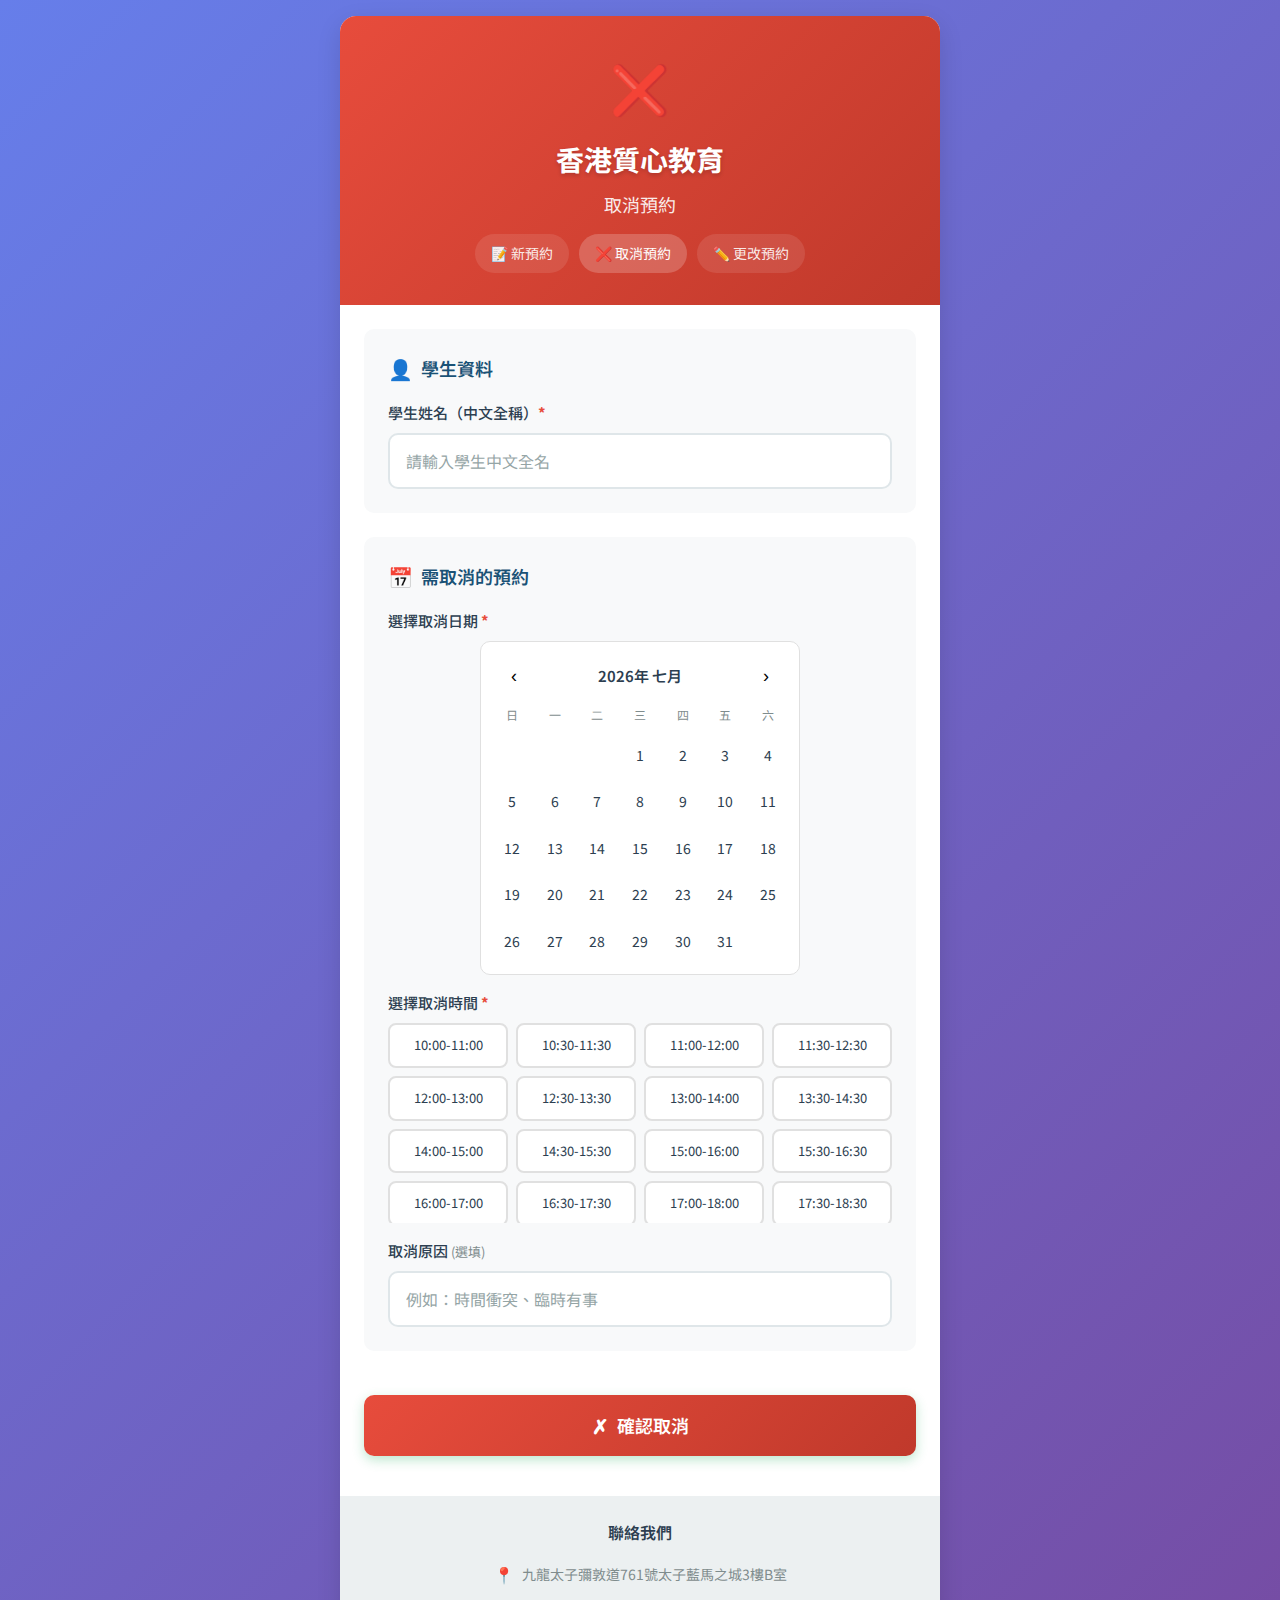
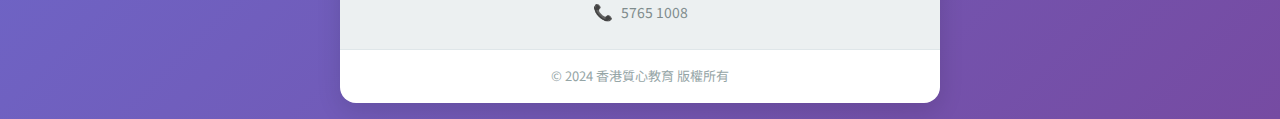
<file: cancel.html>
<!DOCTYPE html>
<html lang="zh-HK">
<head>
    <meta charset="UTF-8">
    <meta name="viewport" content="width=device-width, initial-scale=1.0">
    <title>取消預約 - 香港質心教育</title>
    <link rel="stylesheet" href="style.css">
    <link href="https://fonts.googleapis.com/css2?family=Noto+Sans+TC:wght@400;500;700&display=swap" rel="stylesheet">
    <script src="https://www.google.com/recaptcha/api.js" async defer></script>
    <style>
        .calendar { background: white; border-radius: 10px; padding: 12px; border: 1px solid #e0e0e0; max-width: 320px; margin: 0 auto; }
        .calendar-header { text-align: center; font-weight: 600; color: #2c3e50; padding: 8px; font-size: 15px; display: flex; justify-content: space-between; align-items: center; }
        .calendar-nav { background: none; border: none; font-size: 18px; cursor: pointer; padding: 4px 10px; }
        .calendar-grid { display: grid; grid-template-columns: repeat(7, 1fr); gap: 4px; }
        .calendar-day-header { text-align: center; font-size: 12px; color: #7f8c8d; padding: 6px 2px; }
        .calendar-day { text-align: center; padding: 10px 4px; border-radius: 6px; cursor: pointer; font-size: 14px; transition: all 0.2s; }
        .calendar-day:hover:not(.empty) { background: #ffebee; }
        .calendar-day.selected { background: #e74c3c; color: white; font-weight: 600; }
        .calendar-day.empty { cursor: default; }
        .time-selector { display: grid; grid-template-columns: repeat(auto-fill, minmax(110px, 1fr)); gap: 8px; max-height: 200px; overflow-y: auto; }
        .time-option { padding: 10px 8px; border: 2px solid #e0e0e0; border-radius: 8px; text-align: center; cursor: pointer; font-size: 13px; transition: all 0.2s; background: white; }
        .time-option:hover { border-color: #e74c3c; background: #ffebee; }
        .time-option.selected { border-color: #e74c3c; background: #e74c3c; color: white; }
        .recaptcha-container { display: flex; justify-content: center; margin: 20px 0; }
    </style>
</head>
<body>
    <div class="container">
        <header class="header" style="background: linear-gradient(135deg, #e74c3c 0%, #c0392b 100%);">
            <div class="logo"><span class="logo-icon">❌</span></div>
            <h1 class="title">香港質心教育</h1>
            <p class="subtitle">取消預約</p>
            <div style="margin-top: 16px; display: flex; gap: 10px; justify-content: center; flex-wrap: wrap;">
                <a href="index.html" style="background: rgba(255,255,255,0.1); color: rgba(255,255,255,0.9); padding: 8px 16px; border-radius: 20px; text-decoration: none; font-size: 14px;">📝 新預約</a>
                <a href="cancel.html" style="background: rgba(255,255,255,0.2); color: white; padding: 8px 16px; border-radius: 20px; text-decoration: none; font-size: 14px;">❌ 取消預約</a>
                <a href="change.html" style="background: rgba(255,255,255,0.1); color: rgba(255,255,255,0.9); padding: 8px 16px; border-radius: 20px; text-decoration: none; font-size: 14px;">✏️ 更改預約</a>
            </div>
        </header>

        <form id="cancel-form" class="booking-form">
            <div class="form-section">
                <h2 class="section-title"><span class="section-icon">👤</span> 學生資料</h2>
                <div class="form-group">
                    <label class="form-label">學生姓名（中文全稱）<span class="required">*</span></label>
                    <input type="text" id="student_name" class="form-input" placeholder="請輸入學生中文全名" required>
                </div>
            </div>

            <div class="form-section">
                <h2 class="section-title"><span class="section-icon">📅</span> 需取消的預約</h2>
                
                <div class="form-group">
                    <label class="form-label">選擇取消日期 <span class="required">*</span></label>
                    <div class="calendar" id="calendar"></div>
                </div>
                
                <div class="form-group">
                    <label class="form-label">選擇取消時間 <span class="required">*</span></label>
                    <div class="time-selector" id="time-selector"></div>
                </div>
                
                <div class="form-group">
                    <label class="form-label">取消原因 <span class="optional">(選填)</span></label>
                    <input type="text" id="reason" class="form-input" placeholder="例如：時間衝突、臨時有事">
                </div>
            </div>

            <div class="recaptcha-container">
                <div class="g-recaptcha" data-sitekey="6LeIxAcTAAAAAJcZVRqyHh71UMIEGNQ_MXjiZKhI"></div>
            </div>

            <div class="form-actions">
                <button type="submit" id="submit-btn" class="submit-btn" style="background: linear-gradient(135deg, #e74c3c 0%, #c0392b 100%);">
                    <span class="btn-icon">✗</span>
                    <span class="btn-text">確認取消</span>
                </button>
            </div>
        </form>

        <div class="contact-info">
            <h3 class="info-title">聯絡我們</h3>
            <div class="info-items">
                <div class="info-item"><span class="info-icon">📍</span><span class="info-text">九龍太子彌敦道761號太子藍馬之城3樓B室</span></div>
                <div class="info-item"><span class="info-icon">📞</span><span class="info-text">5765 1008</span></div>
            </div>
        </div>
        <footer class="footer"><p>&copy; 2024 香港質心教育 版權所有</p></footer>
    </div>

    <script>
        const WEEKDAYS = ['日', '一', '二', '三', '四', '五', '六'];
        const TIME_SLOTS = [];
        for (let h = 10; h <= 20; h++) {
            TIME_SLOTS.push(`${h}:00-${h+1}:00`);
            if (h < 20) TIME_SLOTS.push(`${h}:30-${h+1}:30`);
        }
        TIME_SLOTS.push('20:30-21:00');
        
        let selectedDate = '';
        let selectedTime = '';
        let currentMonth = new Date().getMonth();
        let currentYear = new Date().getFullYear();
        
        document.addEventListener('DOMContentLoaded', function() {
            renderCalendar();
            renderTimeSelector();
        });
        
        function renderCalendar() {
            const container = document.getElementById('calendar');
            const monthNames = ['一月', '二月', '三月', '四月', '五月', '六月', '七月', '八月', '九月', '十月', '十一月', '十二月'];
            const firstDay = new Date(currentYear, currentMonth, 1);
            const lastDay = new Date(currentYear, currentMonth + 1, 0);
            
            let html = `
                <div class="calendar-header">
                    <button type="button" class="calendar-nav" onclick="prevMonth()">‹</button>
                    <span>${currentYear}年 ${monthNames[currentMonth]}</span>
                    <button type="button" class="calendar-nav" onclick="nextMonth()">›</button>
                </div>
                <div class="calendar-grid">
                    ${WEEKDAYS.map(d => `<div class="calendar-day-header">${d}</div>`).join('')}
            `;
            
            for (let i = 0; i < firstDay.getDay(); i++) html += '<div class="calendar-day empty"></div>';
            
            for (let day = 1; day <= lastDay.getDate(); day++) {
                const dateStr = `${currentMonth + 1}/${day}`;
                const isSelected = selectedDate === dateStr;
                html += `<div class="calendar-day${isSelected ? ' selected' : ''}" onclick="selectDate('${dateStr}')">${day}</div>`;
            }
            
            html += '</div>';
            container.innerHTML = html;
        }
        
        function prevMonth() {
            currentMonth--;
            if (currentMonth < 0) { currentMonth = 11; currentYear--; }
            renderCalendar();
        }
        
        function nextMonth() {
            currentMonth++;
            if (currentMonth > 11) { currentMonth = 0; currentYear++; }
            renderCalendar();
        }
        
        function selectDate(dateStr) {
            selectedDate = dateStr;
            renderCalendar();
        }
        
        function renderTimeSelector() {
            document.getElementById('time-selector').innerHTML = TIME_SLOTS.map(slot => 
                `<div class="time-option" onclick="selectTime('${slot}', this)">${slot}</div>`
            ).join('');
        }
        
        function selectTime(time, el) {
            selectedTime = time;
            document.querySelectorAll('.time-option').forEach(e => e.classList.remove('selected'));
            el.classList.add('selected');
        }
        
        document.getElementById('cancel-form').addEventListener('submit', function(e) {
            e.preventDefault();
            
            const studentName = document.getElementById('student_name').value.trim();
            if (!studentName || !selectedDate || !selectedTime) {
                alert('請填寫所有必填欄位');
                return;
            }
            
            const recaptchaResponse = grecaptcha.getResponse();
            if (!recaptchaResponse) {
                alert('請完成驗證碼驗證');
                return;
            }
            
            const submitBtn = document.getElementById('submit-btn');
            submitBtn.disabled = true;
            submitBtn.innerHTML = '<span class="btn-icon">⏳</span><span class="btn-text">處理中...</span>';
            
            const formData = {
                type: 'cancel',
                id: 'CN' + Date.now().toString(36).toUpperCase(),
                timestamp: new Date().toLocaleString('zh-HK'),
                studentName: studentName,
                cancelDate: selectedDate,
                cancelTime: selectedTime,
                reason: document.getElementById('reason').value.trim() || '未說明',
                status: '待處理'
            };
            
            const submissions = JSON.parse(localStorage.getItem('submissions') || '[]');
            submissions.unshift(formData);
            localStorage.setItem('submissions', JSON.stringify(submissions));
            
            setTimeout(function() {
                window.location.href = `confirmation.html?type=cancel&name=${encodeURIComponent(studentName)}&date=${encodeURIComponent(selectedDate)}&time=${encodeURIComponent(selectedTime)}`;
            }, 1000);
        });
    </script>
</body>
</html>
</file>
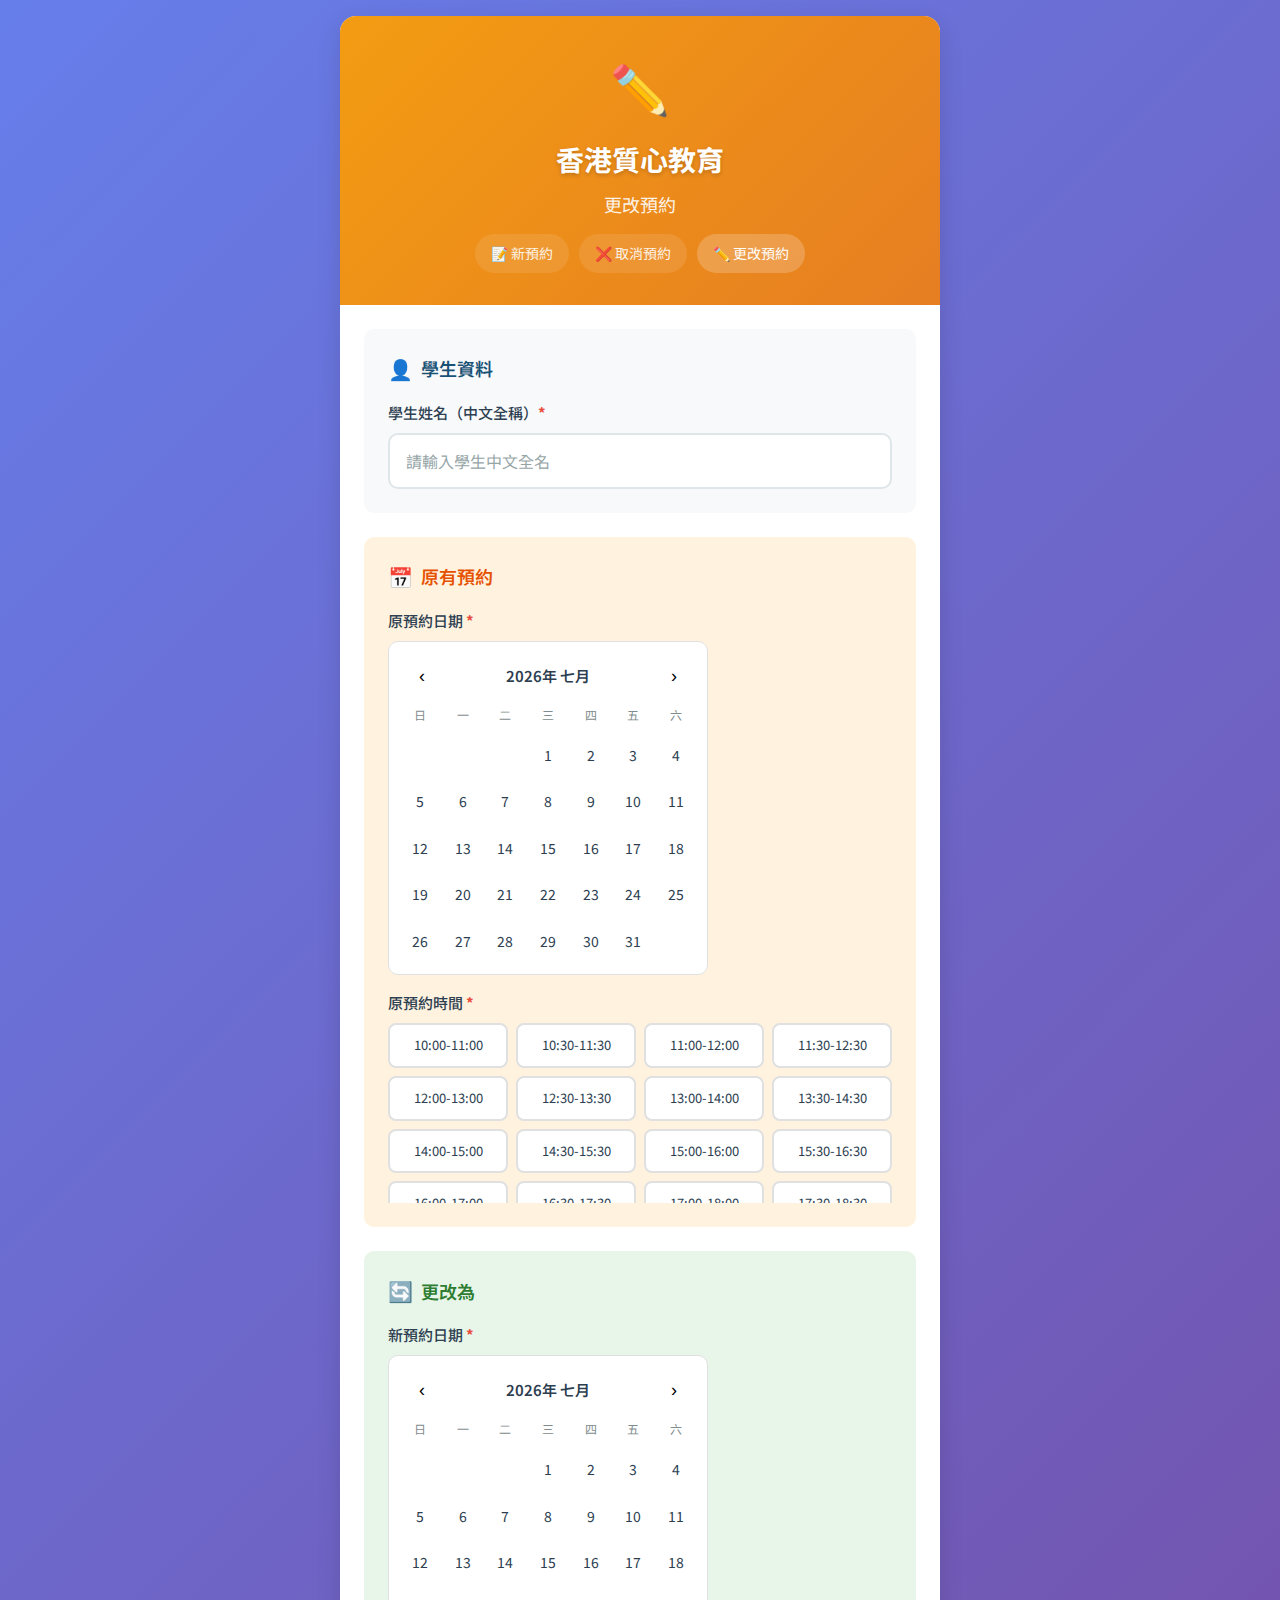
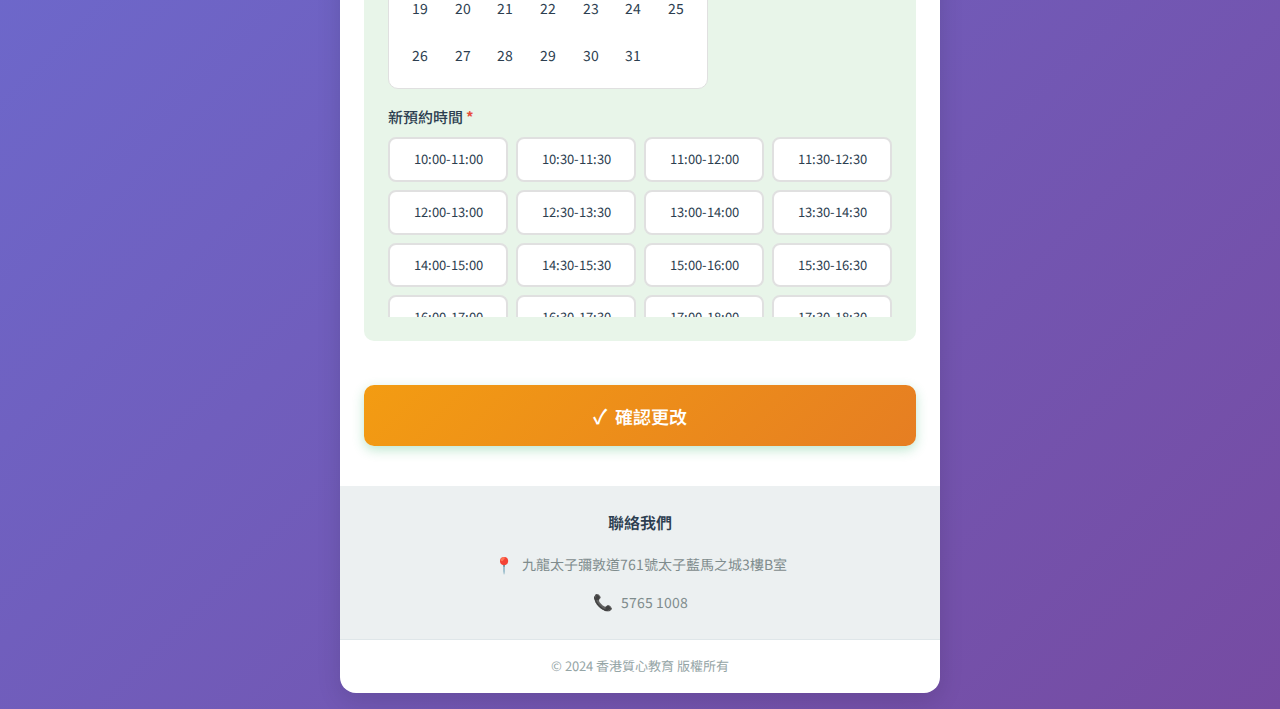
<file: change.html>
<!DOCTYPE html>
<html lang="zh-HK">
<head>
    <meta charset="UTF-8">
    <meta name="viewport" content="width=device-width, initial-scale=1.0">
    <title>更改預約 - 香港質心教育</title>
    <link rel="stylesheet" href="style.css">
    <link href="https://fonts.googleapis.com/css2?family=Noto+Sans+TC:wght@400;500;700&display=swap" rel="stylesheet">
    <script src="https://www.google.com/recaptcha/api.js" async defer></script>
    <style>
        .calendar { background: white; border-radius: 10px; padding: 12px; border: 1px solid #e0e0e0; max-width: 320px; }
        .calendar-header { text-align: center; font-weight: 600; color: #2c3e50; padding: 8px; font-size: 15px; display: flex; justify-content: space-between; align-items: center; }
        .calendar-nav { background: none; border: none; font-size: 18px; cursor: pointer; padding: 4px 10px; }
        .calendar-grid { display: grid; grid-template-columns: repeat(7, 1fr); gap: 4px; }
        .calendar-day-header { text-align: center; font-size: 12px; color: #7f8c8d; padding: 6px 2px; }
        .calendar-day { text-align: center; padding: 10px 4px; border-radius: 6px; cursor: pointer; font-size: 14px; transition: all 0.2s; }
        .calendar-day:hover:not(.empty) { background: #fff3e0; }
        .calendar-day.selected { background: #f39c12; color: white; font-weight: 600; }
        .calendar-day.selected-new { background: #27ae60; color: white; font-weight: 600; }
        .calendar-day.empty { cursor: default; }
        .time-selector { display: grid; grid-template-columns: repeat(auto-fill, minmax(110px, 1fr)); gap: 8px; max-height: 180px; overflow-y: auto; }
        .time-option { padding: 10px 8px; border: 2px solid #e0e0e0; border-radius: 8px; text-align: center; cursor: pointer; font-size: 13px; transition: all 0.2s; background: white; }
        .time-option:hover { border-color: #f39c12; }
        .time-option.selected { border-color: #f39c12; background: #f39c12; color: white; }
        .time-option.selected-new { border-color: #27ae60; background: #27ae60; color: white; }
        .recaptcha-container { display: flex; justify-content: center; margin: 20px 0; }
        .section-old { background: #fff3e0 !important; }
        .section-new { background: #e8f5e9 !important; }
        .calendars-row { display: flex; gap: 16px; flex-wrap: wrap; }
    </style>
</head>
<body>
    <div class="container">
        <header class="header" style="background: linear-gradient(135deg, #f39c12 0%, #e67e22 100%);">
            <div class="logo"><span class="logo-icon">✏️</span></div>
            <h1 class="title">香港質心教育</h1>
            <p class="subtitle">更改預約</p>
            <div style="margin-top: 16px; display: flex; gap: 10px; justify-content: center; flex-wrap: wrap;">
                <a href="index.html" style="background: rgba(255,255,255,0.1); color: rgba(255,255,255,0.9); padding: 8px 16px; border-radius: 20px; text-decoration: none; font-size: 14px;">📝 新預約</a>
                <a href="cancel.html" style="background: rgba(255,255,255,0.1); color: rgba(255,255,255,0.9); padding: 8px 16px; border-radius: 20px; text-decoration: none; font-size: 14px;">❌ 取消預約</a>
                <a href="change.html" style="background: rgba(255,255,255,0.2); color: white; padding: 8px 16px; border-radius: 20px; text-decoration: none; font-size: 14px;">✏️ 更改預約</a>
            </div>
        </header>

        <form id="change-form" class="booking-form">
            <div class="form-section">
                <h2 class="section-title"><span class="section-icon">👤</span> 學生資料</h2>
                <div class="form-group">
                    <label class="form-label">學生姓名（中文全稱）<span class="required">*</span></label>
                    <input type="text" id="student_name" class="form-input" placeholder="請輸入學生中文全名" required>
                </div>
            </div>

            <div class="form-section section-old">
                <h2 class="section-title" style="color: #e65100;"><span class="section-icon">📅</span> 原有預約</h2>
                <div class="form-group">
                    <label class="form-label">原預約日期 <span class="required">*</span></label>
                    <div class="calendar" id="calendar-old"></div>
                </div>
                <div class="form-group">
                    <label class="form-label">原預約時間 <span class="required">*</span></label>
                    <div class="time-selector" id="time-old"></div>
                </div>
            </div>

            <div class="form-section section-new">
                <h2 class="section-title" style="color: #2e7d32;"><span class="section-icon">🔄</span> 更改為</h2>
                <div class="form-group">
                    <label class="form-label">新預約日期 <span class="required">*</span></label>
                    <div class="calendar" id="calendar-new"></div>
                </div>
                <div class="form-group">
                    <label class="form-label">新預約時間 <span class="required">*</span></label>
                    <div class="time-selector" id="time-new"></div>
                </div>
            </div>

            <div class="recaptcha-container">
                <div class="g-recaptcha" data-sitekey="6LeIxAcTAAAAAJcZVRqyHh71UMIEGNQ_MXjiZKhI"></div>
            </div>

            <div class="form-actions">
                <button type="submit" id="submit-btn" class="submit-btn" style="background: linear-gradient(135deg, #f39c12 0%, #e67e22 100%);">
                    <span class="btn-icon">✓</span>
                    <span class="btn-text">確認更改</span>
                </button>
            </div>
        </form>

        <div class="contact-info">
            <h3 class="info-title">聯絡我們</h3>
            <div class="info-items">
                <div class="info-item"><span class="info-icon">📍</span><span class="info-text">九龍太子彌敦道761號太子藍馬之城3樓B室</span></div>
                <div class="info-item"><span class="info-icon">📞</span><span class="info-text">5765 1008</span></div>
            </div>
        </div>
        <footer class="footer"><p>&copy; 2024 香港質心教育 版權所有</p></footer>
    </div>

    <script>
        const WEEKDAYS = ['日', '一', '二', '三', '四', '五', '六'];
        const TIME_SLOTS = [];
        for (let h = 10; h <= 20; h++) {
            TIME_SLOTS.push(`${h}:00-${h+1}:00`);
            if (h < 20) TIME_SLOTS.push(`${h}:30-${h+1}:30`);
        }
        TIME_SLOTS.push('20:30-21:00');
        
        let oldDate = '', oldTime = '', newDate = '', newTime = '';
        let oldMonth = new Date().getMonth(), oldYear = new Date().getFullYear();
        let newMonth = new Date().getMonth(), newYear = new Date().getFullYear();
        
        document.addEventListener('DOMContentLoaded', function() {
            renderCalendar('old');
            renderCalendar('new');
            renderTimeSelector('old');
            renderTimeSelector('new');
        });
        
        function renderCalendar(type) {
            const container = document.getElementById(`calendar-${type}`);
            const year = type === 'old' ? oldYear : newYear;
            const month = type === 'old' ? oldMonth : newMonth;
            const selected = type === 'old' ? oldDate : newDate;
            const monthNames = ['一月', '二月', '三月', '四月', '五月', '六月', '七月', '八月', '九月', '十月', '十一月', '十二月'];
            const firstDay = new Date(year, month, 1);
            const lastDay = new Date(year, month + 1, 0);
            
            let html = `
                <div class="calendar-header">
                    <button type="button" class="calendar-nav" onclick="navMonth('${type}', -1)">‹</button>
                    <span>${year}年 ${monthNames[month]}</span>
                    <button type="button" class="calendar-nav" onclick="navMonth('${type}', 1)">›</button>
                </div>
                <div class="calendar-grid">
                    ${WEEKDAYS.map(d => `<div class="calendar-day-header">${d}</div>`).join('')}
            `;
            
            for (let i = 0; i < firstDay.getDay(); i++) html += '<div class="calendar-day empty"></div>';
            
            for (let day = 1; day <= lastDay.getDate(); day++) {
                const dateStr = `${month + 1}/${day}`;
                const isSelected = selected === dateStr;
                const cls = isSelected ? (type === 'old' ? ' selected' : ' selected-new') : '';
                html += `<div class="calendar-day${cls}" onclick="selectDate('${type}', '${dateStr}')">${day}</div>`;
            }
            
            html += '</div>';
            container.innerHTML = html;
        }
        
        function navMonth(type, dir) {
            if (type === 'old') {
                oldMonth += dir;
                if (oldMonth < 0) { oldMonth = 11; oldYear--; }
                if (oldMonth > 11) { oldMonth = 0; oldYear++; }
            } else {
                newMonth += dir;
                if (newMonth < 0) { newMonth = 11; newYear--; }
                if (newMonth > 11) { newMonth = 0; newYear++; }
            }
            renderCalendar(type);
        }
        
        function selectDate(type, dateStr) {
            if (type === 'old') oldDate = dateStr;
            else newDate = dateStr;
            renderCalendar(type);
        }
        
        function renderTimeSelector(type) {
            const container = document.getElementById(`time-${type}`);
            container.innerHTML = TIME_SLOTS.map(slot => 
                `<div class="time-option" onclick="selectTime('${type}', '${slot}', this)">${slot}</div>`
            ).join('');
        }
        
        function selectTime(type, time, el) {
            if (type === 'old') oldTime = time;
            else newTime = time;
            const container = document.getElementById(`time-${type}`);
            container.querySelectorAll('.time-option').forEach(e => e.classList.remove('selected', 'selected-new'));
            el.classList.add(type === 'old' ? 'selected' : 'selected-new');
        }
        
        document.getElementById('change-form').addEventListener('submit', function(e) {
            e.preventDefault();
            
            const studentName = document.getElementById('student_name').value.trim();
            if (!studentName || !oldDate || !oldTime || !newDate || !newTime) {
                alert('請填寫所有必填欄位');
                return;
            }
            
            const recaptchaResponse = grecaptcha.getResponse();
            if (!recaptchaResponse) {
                alert('請完成驗證碼驗證');
                return;
            }
            
            const submitBtn = document.getElementById('submit-btn');
            submitBtn.disabled = true;
            submitBtn.innerHTML = '<span class="btn-icon">⏳</span><span class="btn-text">處理中...</span>';
            
            const formData = {
                type: 'change',
                id: 'CH' + Date.now().toString(36).toUpperCase(),
                timestamp: new Date().toLocaleString('zh-HK'),
                studentName: studentName,
                originalDate: oldDate,
                originalTime: oldTime,
                newDate: newDate,
                newTime: newTime,
                status: '待處理'
            };
            
            const submissions = JSON.parse(localStorage.getItem('submissions') || '[]');
            submissions.unshift(formData);
            localStorage.setItem('submissions', JSON.stringify(submissions));
            
            // 發送到 Google Sheets
            const GOOGLE_SCRIPT_URL = 'https://script.google.com/macros/s/AKfycbzW4sqzfRtVPE9Bf-SWsE06Ozouvd4YllT6o82AXoFN6MktZYzdUNk07TQ-bxABwy6kPQ/exec';
            fetch(GOOGLE_SCRIPT_URL, {
                method: 'POST',
                mode: 'no-cors',
                headers: { 'Content-Type': 'application/json' },
                body: JSON.stringify(formData)
            }).then(function() {
                console.log('✅ 更改申請已發送到 Google Sheets');
            }).catch(function(error) {
                console.error('發送失敗：', error);
            });
            
            setTimeout(function() {
                window.location.href = `confirmation.html?type=change&name=${encodeURIComponent(studentName)}&olddate=${encodeURIComponent(oldDate)}&oldtime=${encodeURIComponent(oldTime)}&date=${encodeURIComponent(newDate)}&time=${encodeURIComponent(newTime)}`;
            }, 1500);
        });
    </script>
</body>
</html>
</file>
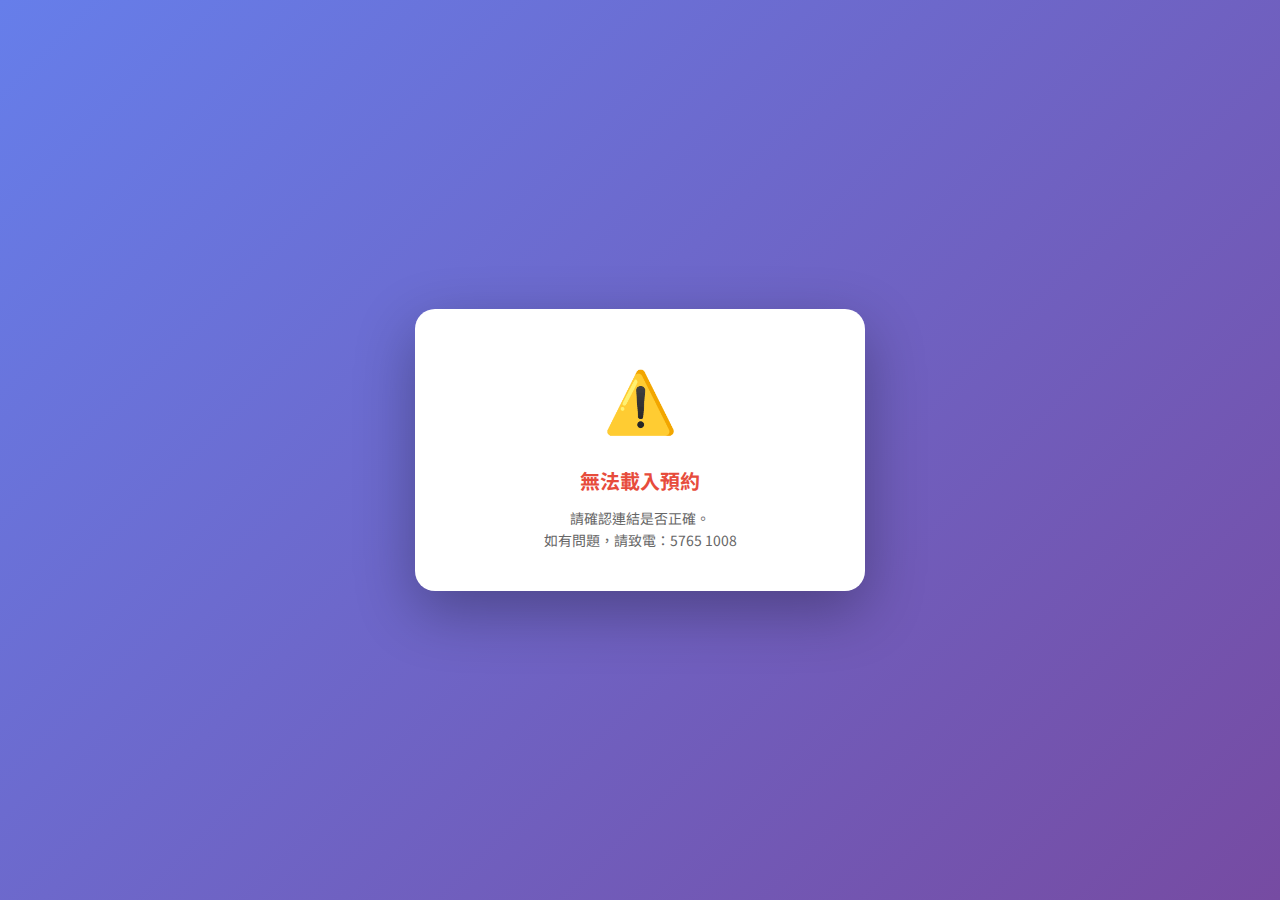
<file: confirm-booking.html>
<!DOCTYPE html>
<html lang="zh-HK">
<!-- 
============================================
試堂預約系統 - 家長確認預約頁面
============================================
-->
<head>
    <meta charset="UTF-8">
    <meta name="viewport" content="width=device-width, initial-scale=1.0">
    <title>確認預約 - 香港質心教育</title>
    <link rel="stylesheet" href="style.css">
    <link href="https://fonts.googleapis.com/css2?family=Noto+Sans+TC:wght@400;500;700&display=swap" rel="stylesheet">
    <style>
        body {
            min-height: 100vh;
            display: flex;
            align-items: center;
            justify-content: center;
            background: linear-gradient(135deg, #667eea 0%, #764ba2 100%);
            padding: 20px;
        }
        .confirm-container {
            max-width: 450px;
            width: 100%;
        }
        .confirm-card {
            background: white;
            border-radius: 20px;
            padding: 40px 30px;
            text-align: center;
            box-shadow: 0 20px 60px rgba(0,0,0,0.3);
        }
        .confirm-icon {
            font-size: 60px;
            margin-bottom: 20px;
        }
        .confirm-title {
            font-size: 24px;
            font-weight: 700;
            color: #2c3e50;
            margin-bottom: 10px;
        }
        .confirm-subtitle {
            font-size: 14px;
            color: #7f8c8d;
            margin-bottom: 30px;
        }
        .booking-details {
            background: #f8f9fa;
            border-radius: 12px;
            padding: 20px;
            margin-bottom: 30px;
            text-align: left;
        }
        .detail-row {
            display: flex;
            padding: 8px 0;
            border-bottom: 1px solid #eee;
        }
        .detail-row:last-child {
            border-bottom: none;
        }
        .detail-label {
            width: 80px;
            font-size: 13px;
            color: #7f8c8d;
        }
        .detail-value {
            flex: 1;
            font-size: 14px;
            color: #2c3e50;
            font-weight: 500;
        }
        .confirm-btn {
            width: 100%;
            padding: 16px;
            background: linear-gradient(135deg, #27ae60 0%, #2ecc71 100%);
            color: white;
            border: none;
            border-radius: 12px;
            font-size: 18px;
            font-weight: 600;
            cursor: pointer;
            transition: all 0.3s;
            margin-bottom: 12px;
        }
        .confirm-btn:hover {
            transform: translateY(-2px);
            box-shadow: 0 8px 25px rgba(39, 174, 96, 0.4);
        }
        .confirm-btn:disabled {
            opacity: 0.6;
            cursor: not-allowed;
            transform: none;
        }
        .change-link {
            display: inline-block;
            color: #667eea;
            font-size: 14px;
            text-decoration: none;
            margin-top: 10px;
        }
        .change-link:hover {
            text-decoration: underline;
        }
        .success-state {
            display: none;
        }
        .success-state.active {
            display: block;
        }
        .pending-state.hidden {
            display: none;
        }
        .success-icon {
            font-size: 80px;
            margin-bottom: 20px;
        }
        .success-title {
            font-size: 28px;
            font-weight: 700;
            color: #27ae60;
            margin-bottom: 16px;
        }
        .success-message {
            font-size: 15px;
            color: #666;
            line-height: 1.6;
        }
        .location-info {
            background: #e8f5e9;
            border-radius: 12px;
            padding: 20px;
            margin-top: 24px;
            text-align: left;
        }
        .location-info h4 {
            font-size: 14px;
            color: #27ae60;
            margin-bottom: 12px;
        }
        .location-info p {
            font-size: 13px;
            color: #2c3e50;
            margin-bottom: 6px;
        }
        .error-state {
            display: none;
        }
        .error-state.active {
            display: block;
        }
        .error-icon {
            font-size: 60px;
            margin-bottom: 20px;
        }
        .error-title {
            font-size: 20px;
            color: #e74c3c;
            margin-bottom: 10px;
        }
        .error-message {
            font-size: 14px;
            color: #666;
        }
        .footer-text {
            margin-top: 30px;
            font-size: 12px;
            color: #999;
        }
    </style>
</head>
<body>
    <div class="confirm-container">
        <div class="confirm-card">
            <!-- 待確認狀態 -->
            <div class="pending-state" id="pending-state">
                <div class="confirm-icon">📅</div>
                <h1 class="confirm-title">確認您的預約</h1>
                <p class="confirm-subtitle">請確認以下預約詳情</p>
                
                <div class="booking-details">
                    <div class="detail-row">
                        <span class="detail-label">學生姓名</span>
                        <span class="detail-value" id="detail-name">-</span>
                    </div>
                    <div class="detail-row">
                        <span class="detail-label">預約日期</span>
                        <span class="detail-value" id="detail-date">-</span>
                    </div>
                    <div class="detail-row">
                        <span class="detail-label">預約時間</span>
                        <span class="detail-value" id="detail-time">-</span>
                    </div>
                    <div class="detail-row">
                        <span class="detail-label">科目</span>
                        <span class="detail-value" id="detail-subject">-</span>
                    </div>
                </div>
                
                <button class="confirm-btn" id="confirm-btn" onclick="confirmBooking()">
                    ✓ 確認預約
                </button>
                
                <a href="#" class="change-link" id="change-link">需要更改時間？</a>
            </div>
            
            <!-- 成功狀態 -->
            <div class="success-state" id="success-state">
                <div class="success-icon">🎉</div>
                <h1 class="success-title">預約已確認！</h1>
                <p class="success-message">
                    感謝您確認預約。<br>
                    我們期待與您見面！
                </p>
                
                <div class="location-info">
                    <h4>📍 上課地點</h4>
                    <p><strong>香港質心教育</strong></p>
                    <p>九龍太子彌敦道761號太子藍馬之城3樓B室</p>
                    <p>（太子地鐵站C1出口）</p>
                    <p style="margin-top: 10px;">📞 5765 1008</p>
                </div>
                
                <p class="footer-text">
                    請於預約時間前10分鐘到達
                </p>
            </div>
            
            <!-- 錯誤狀態 -->
            <div class="error-state" id="error-state">
                <div class="error-icon">⚠️</div>
                <h1 class="error-title">無法載入預約</h1>
                <p class="error-message">
                    請確認連結是否正確。<br>
                    如有問題，請致電：5765 1008
                </p>
            </div>
        </div>
    </div>
    
    <script>
        // Google Apps Script URL
        const GOOGLE_SCRIPT_URL = 'https://script.google.com/macros/s/AKfycbzW4sqzfRtVPE9Bf-SWsE06Ozouvd4YllT6o82AXoFN6MktZYzdUNk07TQ-bxABwy6kPQ/exec';
        
        // 從 URL 獲取參數
        const urlParams = new URLSearchParams(window.location.search);
        const bookingId = urlParams.get('id');
        const studentName = urlParams.get('name');
        const confirmedDate = urlParams.get('date');
        const confirmedTime = urlParams.get('time');
        const subject = urlParams.get('subject');
        
        // 初始化
        document.addEventListener('DOMContentLoaded', function() {
            if (!bookingId || !studentName) {
                showError();
                return;
            }
            
            // 顯示預約詳情
            document.getElementById('detail-name').textContent = decodeURIComponent(studentName);
            document.getElementById('detail-date').textContent = decodeURIComponent(confirmedDate || '-');
            document.getElementById('detail-time').textContent = decodeURIComponent(confirmedTime || '-');
            document.getElementById('detail-subject').textContent = decodeURIComponent(subject || '-');
            
            // 設置更改連結
            const manageUrl = 'manage.html?' + 
                'id=' + encodeURIComponent(bookingId) +
                '&name=' + encodeURIComponent(studentName) +
                '&date=' + encodeURIComponent(confirmedDate || '') +
                '&time=' + encodeURIComponent(confirmedTime || '') +
                '&subject=' + encodeURIComponent(subject || '');
            document.getElementById('change-link').href = manageUrl;
        });
        
        // 確認預約
        function confirmBooking() {
            const btn = document.getElementById('confirm-btn');
            btn.disabled = true;
            btn.textContent = '確認中...';
            
            // 發送確認到 Google Sheets
            fetch(GOOGLE_SCRIPT_URL, {
                method: 'POST',
                mode: 'no-cors',
                headers: { 'Content-Type': 'application/json' },
                body: JSON.stringify({
                    action: 'clientConfirm',
                    bookingId: bookingId
                })
            }).then(() => {
                showSuccess();
            }).catch(err => {
                console.error(err);
                // 即使出錯也顯示成功（因為 no-cors 模式無法讀取響應）
                showSuccess();
            });
        }
        
        function showSuccess() {
            document.getElementById('pending-state').classList.add('hidden');
            document.getElementById('success-state').classList.add('active');
        }
        
        function showError() {
            document.getElementById('pending-state').classList.add('hidden');
            document.getElementById('error-state').classList.add('active');
        }
    </script>
</body>
</html>
</file>
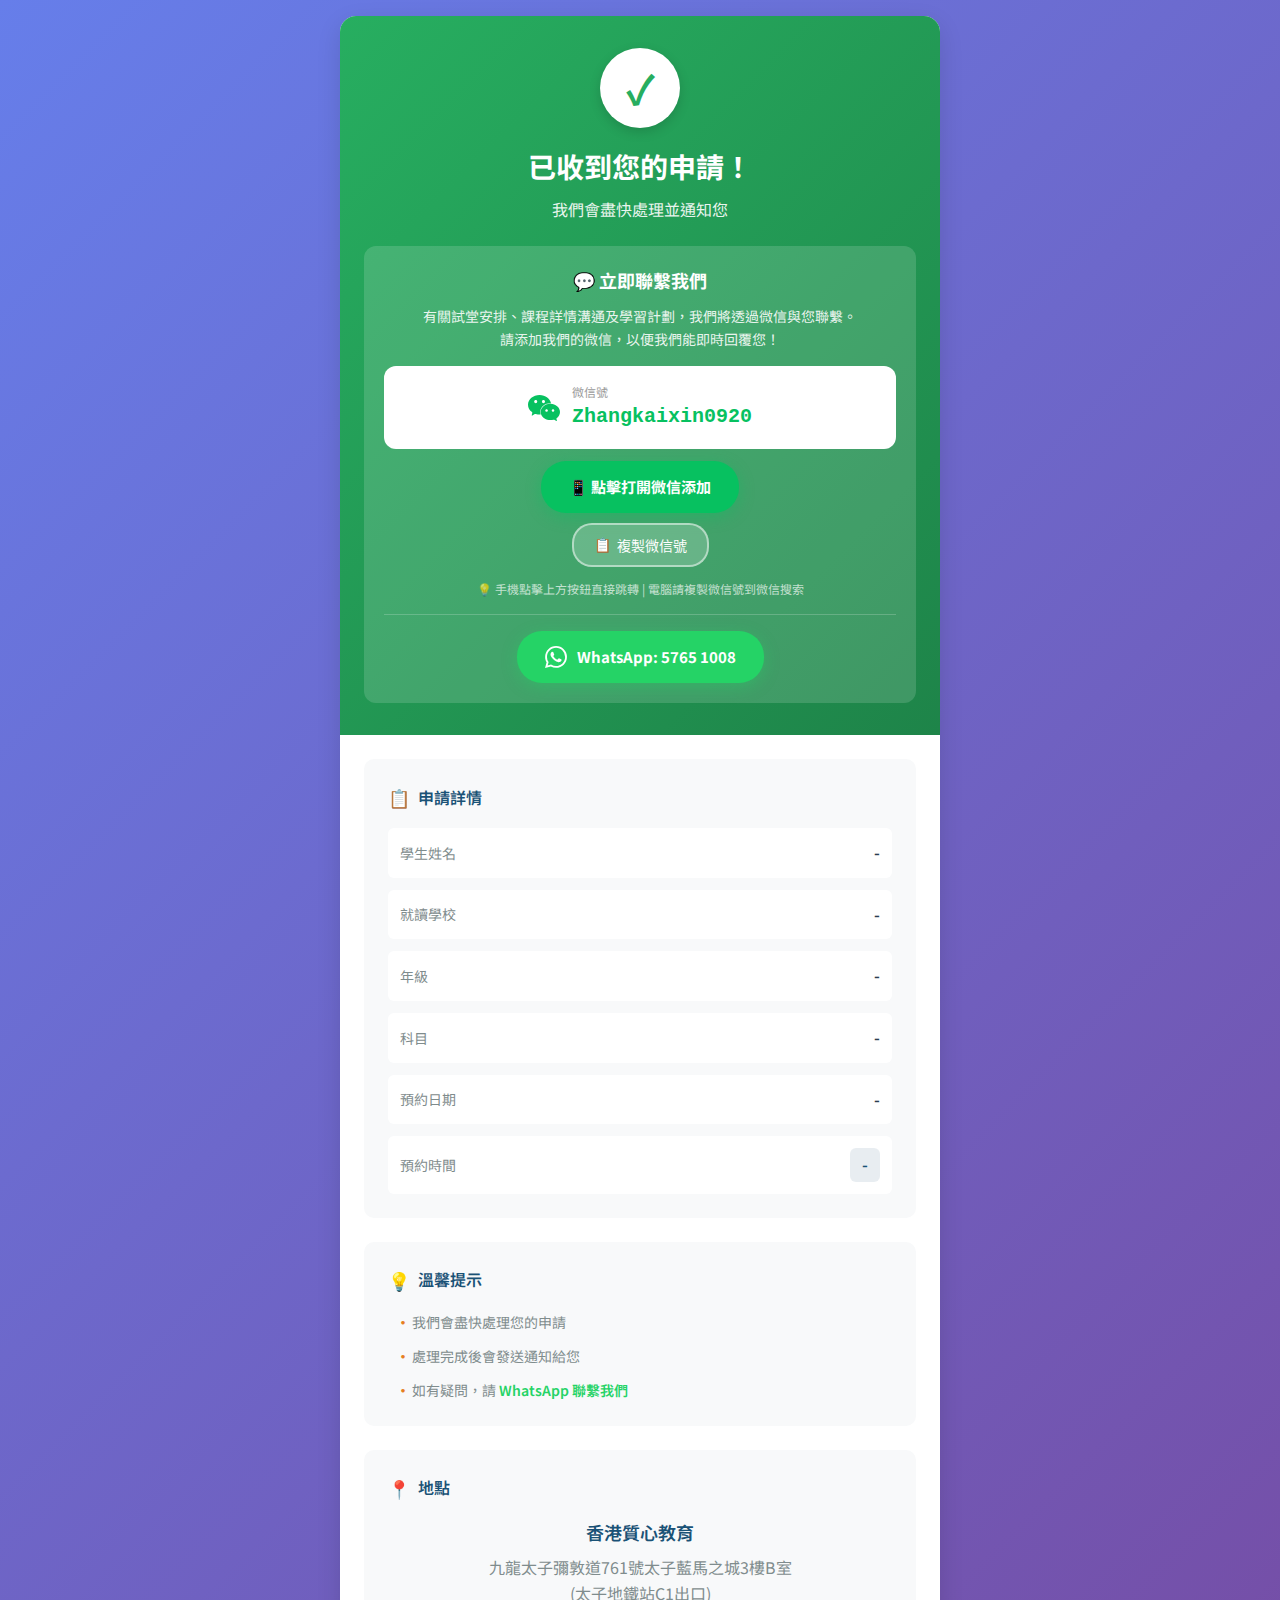
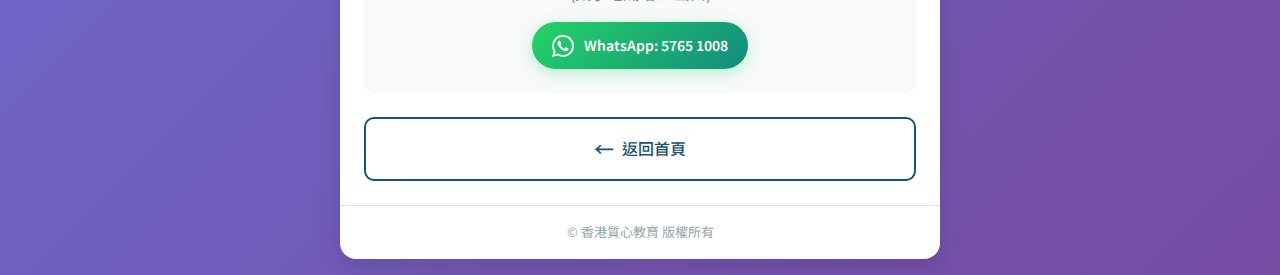
<file: confirmation.html>
<!DOCTYPE html>
<html lang="zh-HK">
<!-- 
============================================
試堂預約系統 - 確認頁面
============================================
說明：顯示預約/取消/更改的確認信息
============================================
-->
<head>
    <meta charset="UTF-8">
    <meta name="viewport" content="width=device-width, initial-scale=1.0">
    <title>提交成功 - 香港質心教育</title>
    <link rel="stylesheet" href="style.css">
    <link href="https://fonts.googleapis.com/css2?family=Noto+Sans+TC:wght@400;500;700&display=swap" rel="stylesheet">
</head>
<body>
    <div class="container">
        
        <!-- 成功圖標和標題 + 微信聯繫 -->
        <div class="success-header" id="success-header">
            <div class="success-icon" id="success-icon">
                <span id="icon-text">✓</span>
            </div>
            <h1 class="success-title" id="success-title">已收到您的申請！</h1>
            <p class="success-subtitle" id="success-subtitle">我們會盡快處理並通知您</p>
            
            <!-- 微信聯繫區塊 -->
            <div class="wechat-section" style="margin-top: 24px; background: rgba(255,255,255,0.15); border-radius: 12px; padding: 20px;">
                <h3 style="color: white; font-size: 18px; margin: 0 0 10px 0; font-weight: 700;">
                    💬 立即聯繫我們
                </h3>
                <p style="color: rgba(255,255,255,0.9); font-size: 14px; margin: 0 0 16px 0; line-height: 1.6;">
                    有關試堂安排、課程詳情溝通及學習計劃，我們將透過微信與您聯繫。<br>
                    請添加我們的微信，以便我們能即時回覆您！
                </p>
                
                <!-- 微信號顯示卡片 -->
                <div style="background: white; border-radius: 12px; padding: 16px; margin-bottom: 12px;">
                    <div style="display: flex; align-items: center; justify-content: center; gap: 12px;">
                        <svg xmlns="http://www.w3.org/2000/svg" width="32" height="32" viewBox="0 0 24 24" fill="#07c160">
                            <path d="M8.691 2.188C3.891 2.188 0 5.476 0 9.53c0 2.212 1.17 4.203 3.002 5.55a.59.59 0 0 1 .213.665l-.39 1.48c-.019.07-.048.141-.048.213 0 .163.13.295.29.295a.326.326 0 0 0 .167-.054l1.903-1.114a.864.864 0 0 1 .717-.098 10.16 10.16 0 0 0 2.837.403c.276 0 .543-.027.811-.05-.857-2.578.157-4.972 1.932-6.446 1.703-1.415 3.882-1.98 5.853-1.838-.576-3.583-4.196-6.348-8.596-6.348zM5.785 5.991c.642 0 1.162.529 1.162 1.18a1.17 1.17 0 0 1-1.162 1.178A1.17 1.17 0 0 1 4.623 7.17c0-.651.52-1.18 1.162-1.18zm5.813 0c.642 0 1.162.529 1.162 1.18a1.17 1.17 0 0 1-1.162 1.178 1.17 1.17 0 0 1-1.162-1.178c0-.651.52-1.18 1.162-1.18zm5.34 2.867c-1.797-.052-3.746.512-5.28 1.786-1.72 1.428-2.687 3.72-1.78 6.22.942 2.453 3.666 4.229 6.884 4.229.826 0 1.622-.12 2.361-.336a.722.722 0 0 1 .598.082l1.584.926a.272.272 0 0 0 .139.045c.133 0 .241-.11.241-.245 0-.06-.023-.12-.04-.177l-.325-1.233a.49.49 0 0 1 .177-.554c1.525-1.122 2.503-2.789 2.503-4.638 0-3.38-3.407-6.053-7.062-6.105zM13.92 12.9c.535 0 .969.44.969.982a.976.976 0 0 1-.969.983.976.976 0 0 1-.969-.983c0-.542.434-.982.97-.982zm4.844 0c.535 0 .969.44.969.982a.976.976 0 0 1-.969.983.976.976 0 0 1-.969-.983c0-.542.434-.982.97-.982z"/>
                        </svg>
                        <div style="text-align: left;">
                            <div style="color: #999; font-size: 12px;">微信號</div>
                            <div style="color: #07c160; font-size: 20px; font-weight: 700; font-family: monospace;">Zhangkaixin0920</div>
                        </div>
                    </div>
                </div>
                
                <!-- 操作按鈕 -->
                <div style="display: flex; flex-direction: column; gap: 10px; align-items: center;">
                    <!-- 手機用戶：打開微信 -->
                    <a href="weixin://dl/add/Zhangkaixin0920" id="wechat-open-btn" style="display: inline-flex; align-items: center; gap: 8px; background: #07c160; color: white; padding: 14px 28px; border-radius: 25px; text-decoration: none; font-weight: 700; font-size: 15px; box-shadow: 0 4px 15px rgba(7, 193, 96, 0.4);">
                        📱 點擊打開微信添加
                    </a>
                    
                    <!-- 複製按鈕（所有用戶可用） -->
                    <button onclick="copyWechatId()" id="copy-btn" style="background: rgba(255,255,255,0.2); color: white; border: 2px solid rgba(255,255,255,0.5); padding: 10px 20px; border-radius: 20px; font-size: 14px; cursor: pointer; display: flex; align-items: center; gap: 6px;">
                        <span id="copy-icon">📋</span>
                        <span id="copy-text">複製微信號</span>
                    </button>
                </div>
                
                <p style="color: rgba(255,255,255,0.7); font-size: 12px; margin-top: 12px;">
                    💡 手機點擊上方按鈕直接跳轉 | 電腦請複製微信號到微信搜索
                </p>
                
                <!-- WhatsApp 聯繫 -->
                <div style="margin-top: 16px; padding-top: 16px; border-top: 1px solid rgba(255,255,255,0.2);">
                    <a href="https://wa.me/85257651008" target="_blank" style="display: inline-flex; align-items: center; gap: 10px; background: #25D366; color: white; padding: 14px 28px; border-radius: 25px; text-decoration: none; font-weight: 700; font-size: 15px; box-shadow: 0 4px 15px rgba(37, 211, 102, 0.4);">
                        <svg xmlns="http://www.w3.org/2000/svg" width="22" height="22" viewBox="0 0 24 24" fill="white">
                            <path d="M17.472 14.382c-.297-.149-1.758-.867-2.03-.967-.273-.099-.471-.148-.67.15-.197.297-.767.966-.94 1.164-.173.199-.347.223-.644.075-.297-.15-1.255-.463-2.39-1.475-.883-.788-1.48-1.761-1.653-2.059-.173-.297-.018-.458.13-.606.134-.133.298-.347.446-.52.149-.174.198-.298.298-.497.099-.198.05-.371-.025-.52-.075-.149-.669-1.612-.916-2.207-.242-.579-.487-.5-.669-.51-.173-.008-.371-.01-.57-.01-.198 0-.52.074-.792.372-.272.297-1.04 1.016-1.04 2.479 0 1.462 1.065 2.875 1.213 3.074.149.198 2.096 3.2 5.077 4.487.709.306 1.262.489 1.694.625.712.227 1.36.195 1.871.118.571-.085 1.758-.719 2.006-1.413.248-.694.248-1.289.173-1.413-.074-.124-.272-.198-.57-.347m-5.421 7.403h-.004a9.87 9.87 0 01-5.031-1.378l-.361-.214-3.741.982.998-3.648-.235-.374a9.86 9.86 0 01-1.51-5.26c.001-5.45 4.436-9.884 9.888-9.884 2.64 0 5.122 1.03 6.988 2.898a9.825 9.825 0 012.893 6.994c-.003 5.45-4.437 9.884-9.885 9.884m8.413-18.297A11.815 11.815 0 0012.05 0C5.495 0 .16 5.335.157 11.892c0 2.096.547 4.142 1.588 5.945L.057 24l6.305-1.654a11.882 11.882 0 005.683 1.448h.005c6.554 0 11.89-5.335 11.893-11.893a11.821 11.821 0 00-3.48-8.413z"/>
                        </svg>
                        WhatsApp: 5765 1008
                    </a>
                </div>
            </div>
        </div>

        <!-- 詳情卡片 -->
        <div class="confirmation-card" id="confirmation-card">
            <h2 class="card-title">
                <span class="card-icon">📋</span>
                <span id="card-title-text">申請詳情</span>
            </h2>
            
            <div class="detail-list" id="detail-list">
                <!-- 由JavaScript動態生成 -->
            </div>
        </div>

        <!-- 重要提示 -->
        <div class="reminder-card" id="reminder-card">
            <h3 class="reminder-title">
                <span class="reminder-icon">💡</span>
                溫馨提示
            </h3>
            <ul class="reminder-list" id="reminder-list">
                <li>我們會盡快處理您的申請</li>
                <li>處理完成後會發送通知給您</li>
                <li>如有疑問，請 <a href="https://wa.me/85257651008" target="_blank" style="color: #25D366; font-weight: 600; text-decoration: none;">WhatsApp 聯繫我們</a></li>
            </ul>
        </div>

        <!-- 地點資訊 -->
        <div class="location-card" id="location-card">
            <h3 class="location-title">
                <span class="location-icon">📍</span>
                地點
            </h3>
            <div class="location-info">
                <p class="location-name">香港質心教育</p>
                <p class="location-address">九龍太子彌敦道761號太子藍馬之城3樓B室<br>(太子地鐵站C1出口)</p>
                <a href="https://wa.me/85257651008" target="_blank" style="display: inline-flex; align-items: center; gap: 10px; background: linear-gradient(135deg, #25D366 0%, #128C7E 100%); color: white; padding: 12px 20px; border-radius: 25px; text-decoration: none; font-weight: 600; font-size: 14px; margin-top: 8px; box-shadow: 0 4px 15px rgba(37, 211, 102, 0.3);">
                    <svg xmlns="http://www.w3.org/2000/svg" width="22" height="22" viewBox="0 0 24 24" fill="white">
                        <path d="M17.472 14.382c-.297-.149-1.758-.867-2.03-.967-.273-.099-.471-.148-.67.15-.197.297-.767.966-.94 1.164-.173.199-.347.223-.644.075-.297-.15-1.255-.463-2.39-1.475-.883-.788-1.48-1.761-1.653-2.059-.173-.297-.018-.458.13-.606.134-.133.298-.347.446-.52.149-.174.198-.298.298-.497.099-.198.05-.371-.025-.52-.075-.149-.669-1.612-.916-2.207-.242-.579-.487-.5-.669-.51-.173-.008-.371-.01-.57-.01-.198 0-.52.074-.792.372-.272.297-1.04 1.016-1.04 2.479 0 1.462 1.065 2.875 1.213 3.074.149.198 2.096 3.2 5.077 4.487.709.306 1.262.489 1.694.625.712.227 1.36.195 1.871.118.571-.085 1.758-.719 2.006-1.413.248-.694.248-1.289.173-1.413-.074-.124-.272-.198-.57-.347m-5.421 7.403h-.004a9.87 9.87 0 01-5.031-1.378l-.361-.214-3.741.982.998-3.648-.235-.374a9.86 9.86 0 01-1.51-5.26c.001-5.45 4.436-9.884 9.888-9.884 2.64 0 5.122 1.03 6.988 2.898a9.825 9.825 0 012.893 6.994c-.003 5.45-4.437 9.884-9.885 9.884m8.413-18.297A11.815 11.815 0 0012.05 0C5.495 0 .16 5.335.157 11.892c0 2.096.547 4.142 1.588 5.945L.057 24l6.305-1.654a11.882 11.882 0 005.683 1.448h.005c6.554 0 11.89-5.335 11.893-11.893a11.821 11.821 0 00-3.48-8.413z"/>
                    </svg>
                    WhatsApp: 5765 1008
                </a>
            </div>
        </div>

        <!-- 返回按鈕 -->
        <div class="action-buttons">
            <a href="index.html" class="back-btn">
                <span class="btn-icon">←</span>
                返回首頁
            </a>
        </div>

        <footer class="footer">
            <p>&copy; 香港質心教育 版權所有</p>
        </footer>

    </div>

    <script>
        // 複製微信號功能
        function copyWechatId() {
            const wechatId = 'Zhangkaixin0920';
            const copyBtn = document.getElementById('copy-btn');
            const copyIcon = document.getElementById('copy-icon');
            const copyText = document.getElementById('copy-text');
            
            navigator.clipboard.writeText(wechatId).then(function() {
                copyIcon.textContent = '✅';
                copyText.textContent = '已複製！';
                copyBtn.style.background = 'rgba(255,255,255,0.9)';
                copyBtn.style.color = '#07c160';
                copyBtn.style.borderColor = '#07c160';
                
                setTimeout(function() {
                    copyIcon.textContent = '📋';
                    copyText.textContent = '複製微信號';
                    copyBtn.style.background = 'rgba(255,255,255,0.2)';
                    copyBtn.style.color = 'white';
                    copyBtn.style.borderColor = 'rgba(255,255,255,0.5)';
                }, 2000);
            }).catch(function() {
                // 備用複製方案
                const textArea = document.createElement('textarea');
                textArea.value = wechatId;
                textArea.style.position = 'fixed';
                textArea.style.opacity = '0';
                document.body.appendChild(textArea);
                textArea.select();
                document.execCommand('copy');
                document.body.removeChild(textArea);
                
                copyIcon.textContent = '✅';
                copyText.textContent = '已複製！';
                setTimeout(function() {
                    copyIcon.textContent = '📋';
                    copyText.textContent = '複製微信號';
                }, 2000);
            });
        }

        document.addEventListener('DOMContentLoaded', function() {
            const urlParams = new URLSearchParams(window.location.search);
            const type = urlParams.get('type') || 'booking';
            const studentName = urlParams.get('name') || '-';
            
            const successHeader = document.getElementById('success-header');
            const iconText = document.getElementById('icon-text');
            const successTitle = document.getElementById('success-title');
            const successSubtitle = document.getElementById('success-subtitle');
            const cardTitleText = document.getElementById('card-title-text');
            const detailList = document.getElementById('detail-list');
            
            // 根據類型設置不同的樣式和內容
            if (type === 'cancel') {
                // 取消預約
                successHeader.style.background = 'linear-gradient(135deg, #e74c3c 0%, #c0392b 100%)';
                iconText.textContent = '✗';
                successTitle.textContent = '取消申請已收到！';
                successSubtitle.textContent = '我們會盡快處理您的取消申請';
                cardTitleText.textContent = '取消詳情';
                
                detailList.innerHTML = `
                    <div class="detail-item">
                        <span class="detail-label">學生姓名</span>
                        <span class="detail-value">${studentName}</span>
                    </div>
                    <div class="detail-item">
                        <span class="detail-label">取消日期</span>
                        <span class="detail-value">${urlParams.get('date') || '-'}</span>
                    </div>
                    <div class="detail-item">
                        <span class="detail-label">取消時間</span>
                        <span class="detail-value highlight" style="background: rgba(231, 76, 60, 0.1); color: #e74c3c;">${urlParams.get('time') || '-'}</span>
                    </div>
                `;
                
            } else if (type === 'change') {
                // 更改預約
                successHeader.style.background = 'linear-gradient(135deg, #f39c12 0%, #e67e22 100%)';
                iconText.textContent = '✏️';
                successTitle.textContent = '更改申請已收到！';
                successSubtitle.textContent = '我們會盡快處理您的更改申請';
                cardTitleText.textContent = '更改詳情';
                
                detailList.innerHTML = `
                    <div class="detail-item">
                        <span class="detail-label">學生姓名</span>
                        <span class="detail-value">${studentName}</span>
                    </div>
                    <div class="detail-item" style="background: #fff3e0;">
                        <span class="detail-label">原日期</span>
                        <span class="detail-value" style="text-decoration: line-through; color: #999;">${urlParams.get('olddate') || '-'}</span>
                    </div>
                    <div class="detail-item" style="background: #fff3e0;">
                        <span class="detail-label">原時間</span>
                        <span class="detail-value" style="text-decoration: line-through; color: #999;">${urlParams.get('oldtime') || '-'}</span>
                    </div>
                    <div class="detail-item" style="background: #e8f5e9;">
                        <span class="detail-label">新日期</span>
                        <span class="detail-value" style="color: #2e7d32; font-weight: 600;">${urlParams.get('date') || '-'}</span>
                    </div>
                    <div class="detail-item" style="background: #e8f5e9;">
                        <span class="detail-label">新時間</span>
                        <span class="detail-value highlight" style="background: rgba(46, 125, 50, 0.1); color: #2e7d32;">${urlParams.get('time') || '-'}</span>
                    </div>
                `;
                
            } else {
                // 新預約
                const school = urlParams.get('school') || '-';
                const grade = urlParams.get('grade') || '-';
                const subject = urlParams.get('subject') || '-';
                const date = urlParams.get('date') || '-';
                const time = urlParams.get('time') || '-';
                
                detailList.innerHTML = `
                    <div class="detail-item">
                        <span class="detail-label">學生姓名</span>
                        <span class="detail-value">${studentName}</span>
                    </div>
                    <div class="detail-item">
                        <span class="detail-label">就讀學校</span>
                        <span class="detail-value">${school}</span>
                    </div>
                    <div class="detail-item">
                        <span class="detail-label">年級</span>
                        <span class="detail-value">${grade}</span>
                    </div>
                    <div class="detail-item">
                        <span class="detail-label">科目</span>
                        <span class="detail-value">${subject}</span>
                    </div>
                    <div class="detail-item">
                        <span class="detail-label">預約日期</span>
                        <span class="detail-value">${date}</span>
                    </div>
                    <div class="detail-item">
                        <span class="detail-label">預約時間</span>
                        <span class="detail-value highlight">${time}</span>
                    </div>
                `;
            }
            
            // 動畫效果
            setTimeout(function() {
                document.getElementById('success-icon').classList.add('animate');
            }, 100);
            
            const cards = ['confirmation-card', 'reminder-card', 'location-card'];
            cards.forEach(function(cardId, index) {
                setTimeout(function() {
                    document.getElementById(cardId).classList.add('fade-in');
                }, 200 + (index * 150));
            });
        });
    </script>
</body>
</html>
</file>
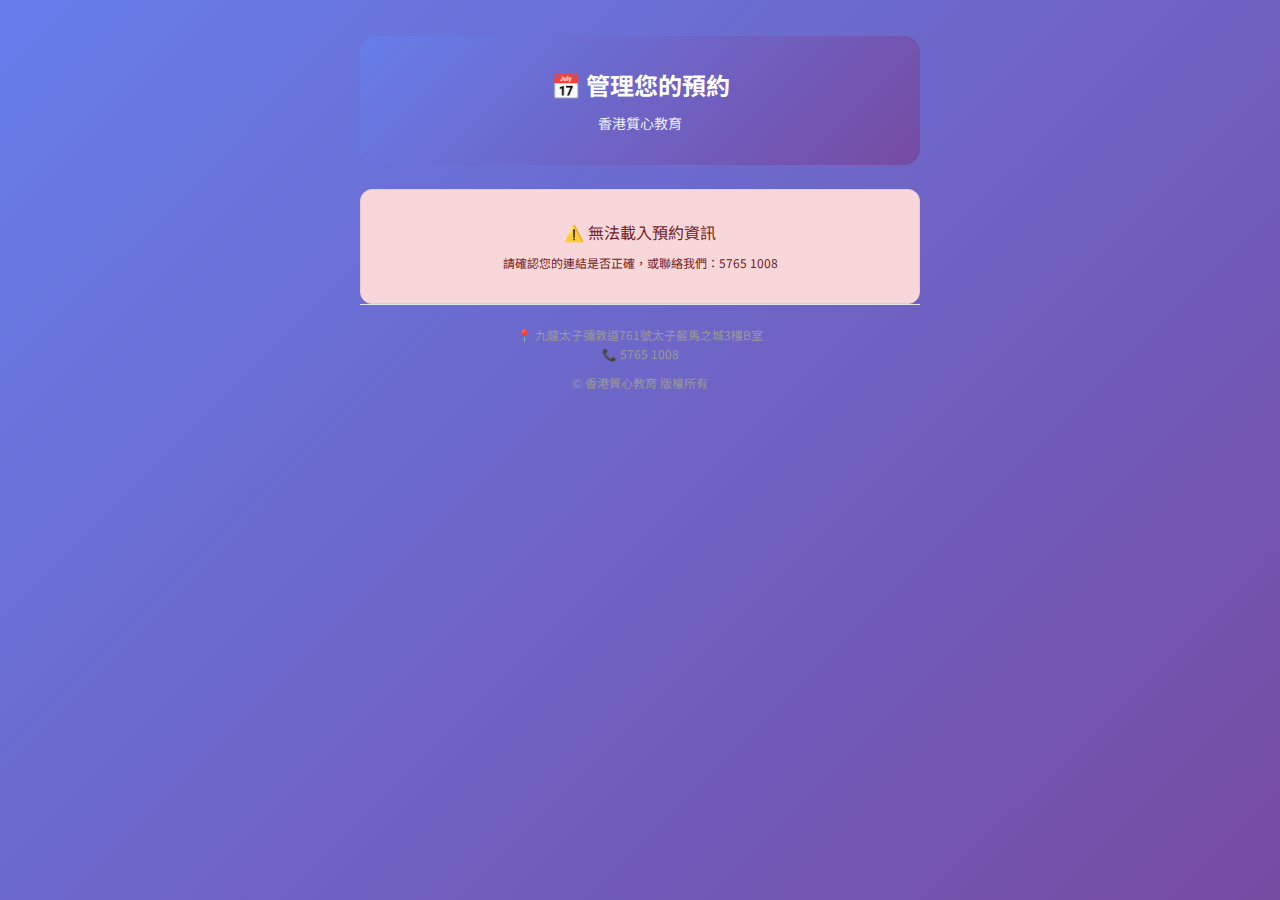
<file: manage.html>
<!DOCTYPE html>
<html lang="zh-HK">
<!-- 
============================================
試堂預約系統 - 管理預約頁面（取消/更改）
============================================
-->
<head>
    <meta charset="UTF-8">
    <meta name="viewport" content="width=device-width, initial-scale=1.0">
    <title>管理預約 - 香港質心教育</title>
    <link rel="stylesheet" href="style.css">
    <link href="https://fonts.googleapis.com/css2?family=Noto+Sans+TC:wght@400;500;700&display=swap" rel="stylesheet">
    <style>
        .manage-container {
            max-width: 600px;
            margin: 0 auto;
            padding: 20px;
        }
        .manage-header {
            text-align: center;
            padding: 30px 20px;
            background: linear-gradient(135deg, #667eea 0%, #764ba2 100%);
            color: white;
            border-radius: 16px;
            margin-bottom: 24px;
        }
        .manage-header h1 { font-size: 24px; margin-bottom: 8px; }
        .manage-header p { font-size: 14px; opacity: 0.9; }
        
        .booking-info {
            background: white;
            border-radius: 12px;
            padding: 20px;
            margin-bottom: 20px;
            box-shadow: 0 2px 10px rgba(0,0,0,0.1);
        }
        .booking-info h3 {
            font-size: 16px;
            color: #2c3e50;
            margin-bottom: 16px;
            padding-bottom: 10px;
            border-bottom: 1px solid #eee;
        }
        .info-row { display: flex; padding: 8px 0; }
        .info-label { width: 100px; font-size: 13px; color: #7f8c8d; }
        .info-value { flex: 1; font-size: 14px; color: #2c3e50; font-weight: 500; }
        
        .action-section {
            background: white;
            border-radius: 12px;
            padding: 20px;
            margin-bottom: 20px;
            box-shadow: 0 2px 10px rgba(0,0,0,0.1);
        }
        .action-section h3 { font-size: 16px; color: #2c3e50; margin-bottom: 16px; }
        
        .action-tabs { display: flex; gap: 10px; margin-bottom: 20px; }
        .action-tab {
            flex: 1;
            padding: 12px;
            border: 2px solid #e0e0e0;
            border-radius: 8px;
            background: white;
            cursor: pointer;
            text-align: center;
            font-size: 14px;
            transition: all 0.3s;
        }
        .action-tab:hover { border-color: #667eea; }
        .action-tab.active { border-color: #667eea; background: #f8f9ff; color: #667eea; font-weight: 600; }
        .action-tab.cancel.active { border-color: #e74c3c; background: #fef5f5; color: #e74c3c; }
        
        .action-content { display: none; }
        .action-content.active { display: block; }
        
        /* 日曆樣式 */
        .calendar-container { display: flex; gap: 12px; flex-wrap: wrap; margin-bottom: 16px; }
        .calendar { flex: 1; min-width: 240px; background: #f8f9fa; border-radius: 10px; padding: 12px; }
        .calendar-header { text-align: center; font-weight: 600; color: #2c3e50; padding: 8px; font-size: 14px; }
        .calendar-grid { display: grid; grid-template-columns: repeat(7, 1fr); gap: 3px; }
        .calendar-day-header { text-align: center; font-size: 11px; color: #7f8c8d; padding: 4px 2px; }
        .calendar-day {
            text-align: center;
            padding: 8px 4px;
            font-size: 13px;
            cursor: pointer;
            border-radius: 6px;
            transition: all 0.2s;
        }
        .calendar-day:hover { background: #e8f4fd; }
        .calendar-day.selected { background: #667eea; color: white; }
        .calendar-day.disabled { color: #ccc; cursor: not-allowed; }
        .calendar-day.empty { cursor: default; }
        
        /* 時間選擇樣式 */
        .time-selector { display: flex; flex-wrap: wrap; gap: 6px; margin-bottom: 16px; }
        .time-option {
            padding: 8px 12px;
            background: #f8f9fa;
            border-radius: 6px;
            font-size: 12px;
            cursor: pointer;
            transition: all 0.2s;
            border: 1px solid #e0e0e0;
        }
        .time-option:hover { background: #e8f4fd; border-color: #667eea; }
        .time-option.selected { background: #667eea; color: white; border-color: #667eea; }
        
        .add-btn {
            width: 100%;
            padding: 12px;
            background: linear-gradient(135deg, #667eea 0%, #764ba2 100%);
            color: white;
            border: none;
            border-radius: 8px;
            font-size: 14px;
            font-weight: 600;
            cursor: pointer;
            margin-bottom: 16px;
        }
        .add-btn:disabled { opacity: 0.5; cursor: not-allowed; }
        
        .selected-list { background: #e8f5e9; border-radius: 8px; padding: 12px; margin-bottom: 16px; }
        .selected-list h4 { font-size: 13px; color: #27ae60; margin-bottom: 8px; }
        .selected-items { display: flex; flex-wrap: wrap; gap: 6px; }
        .selected-item {
            background: white;
            padding: 6px 10px;
            border-radius: 6px;
            font-size: 12px;
            display: flex;
            align-items: center;
            gap: 6px;
            border: 1px solid #c3e6cb;
        }
        .selected-item .remove { cursor: pointer; color: #e74c3c; font-weight: bold; }
        
        .submit-btn {
            width: 100%;
            padding: 14px;
            border: none;
            border-radius: 8px;
            font-size: 16px;
            font-weight: 600;
            cursor: pointer;
            transition: all 0.3s;
        }
        .submit-btn.change { background: linear-gradient(135deg, #667eea 0%, #764ba2 100%); color: white; }
        .submit-btn.cancel { background: #e74c3c; color: white; }
        .submit-btn:hover { transform: translateY(-2px); box-shadow: 0 4px 15px rgba(0,0,0,0.2); }
        .submit-btn:disabled { opacity: 0.6; cursor: not-allowed; transform: none; }
        
        .warning-box {
            background: #fff3cd;
            border: 1px solid #ffc107;
            border-radius: 8px;
            padding: 12px;
            margin-bottom: 16px;
            font-size: 13px;
            color: #856404;
        }
        .form-group { margin-bottom: 16px; }
        .form-label { display: block; font-size: 13px; color: #666; margin-bottom: 6px; }
        .form-textarea {
            width: 100%;
            padding: 12px;
            border: 2px solid #e0e0e0;
            border-radius: 8px;
            font-size: 14px;
            min-height: 80px;
            resize: vertical;
        }
        .form-textarea:focus { border-color: #667eea; outline: none; }
        
        .success-box, .error-box {
            display: none;
            border-radius: 12px;
            padding: 30px;
            text-align: center;
        }
        .success-box { background: #d4edda; border: 1px solid #c3e6cb; color: #155724; }
        .success-box.active, .error-box.active { display: block; }
        .error-box { background: #f8d7da; border: 1px solid #f5c6cb; color: #721c24; }
        
        .footer {
            text-align: center;
            padding: 20px;
            font-size: 12px;
            color: #999;
        }
    </style>
</head>
<body>
    <div class="manage-container">
        <div class="manage-header">
            <h1>📅 管理您的預約</h1>
            <p>香港質心教育</p>
        </div>
        
        <!-- 預約資訊 -->
        <div class="booking-info" id="booking-info">
            <h3>📋 您的預約資訊</h3>
            <div class="info-row">
                <span class="info-label">學生姓名</span>
                <span class="info-value" id="info-name">載入中...</span>
            </div>
            <div class="info-row">
                <span class="info-label">確認日期</span>
                <span class="info-value" id="info-date">載入中...</span>
            </div>
            <div class="info-row">
                <span class="info-label">確認時間</span>
                <span class="info-value" id="info-time">載入中...</span>
            </div>
            <div class="info-row">
                <span class="info-label">科目</span>
                <span class="info-value" id="info-subject">載入中...</span>
            </div>
        </div>
        
        <!-- 錯誤訊息 -->
        <div class="error-box" id="error-box">
            <p>⚠️ 無法載入預約資訊</p>
            <p style="font-size: 12px; margin-top: 8px;">請確認您的連結是否正確，或聯絡我們：5765 1008</p>
        </div>
        
        <!-- 成功訊息 -->
        <div class="success-box" id="success-box">
            <h3 id="success-title">✅ 提交成功</h3>
            <p id="success-message">我們已收到您的申請，將盡快處理。</p>
            <p style="margin-top: 12px; font-size: 13px;">如有疑問，請致電：5765 1008</p>
        </div>
        
        <!-- 操作區域 -->
        <div class="action-section" id="action-section">
            <h3>✏️ 選擇操作</h3>
            
            <div class="action-tabs">
                <div class="action-tab active" onclick="switchTab('change')">🔄 更改預約</div>
                <div class="action-tab cancel" onclick="switchTab('cancel')">❌ 取消預約</div>
            </div>
            
            <!-- 更改預約表單 -->
            <div class="action-content active" id="change-content">
                <p style="font-size: 13px; color: #666; margin-bottom: 16px;">
                    請選擇新的日期和時間（可多選）：
                </p>
                
                <!-- 日曆選擇 -->
                <div class="calendar-container" id="calendar-container"></div>
                
                <!-- 時間選擇 -->
                <h4 style="font-size: 14px; color: #2c3e50; margin-bottom: 10px;">選擇時間段：</h4>
                <div class="time-selector" id="time-selector"></div>
                
                <!-- 加入按鈕 -->
                <button class="add-btn" id="add-btn" onclick="addToList()" disabled>
                    ➕ 加入到可用日期列表
                </button>
                
                <!-- 已選列表 -->
                <div class="selected-list" id="selected-list" style="display: none;">
                    <h4>✅ 已選擇的日期時段：</h4>
                    <div class="selected-items" id="selected-items"></div>
                </div>
                
                <div class="form-group">
                    <label class="form-label">備註（可選）</label>
                    <textarea class="form-textarea" id="change-notes" placeholder="如有其他需要說明的事項..."></textarea>
                </div>
                
                <button class="submit-btn change" id="change-btn" onclick="submitChange()">
                    確認更改預約
                </button>
            </div>
            
            <!-- 取消預約表單 -->
            <div class="action-content" id="cancel-content">
                <div class="warning-box">
                    ⚠️ 取消預約後，您需要重新預約才能安排試堂。
                </div>
                <div class="form-group">
                    <label class="form-label">取消原因（可選）</label>
                    <textarea class="form-textarea" id="cancel-reason" placeholder="請告訴我們取消的原因..."></textarea>
                </div>
                <button class="submit-btn cancel" onclick="submitCancel()">
                    確認取消預約
                </button>
            </div>
        </div>
        
        <div class="footer">
            <p>📍 九龍太子彌敦道761號太子藍馬之城3樓B室</p>
            <p>📞 5765 1008</p>
            <p style="margin-top: 10px;">&copy; 香港質心教育 版權所有</p>
        </div>
    </div>
    
    <script>
        // Google Apps Script URL
        const GOOGLE_SCRIPT_URL = 'https://script.google.com/macros/s/AKfycbzW4sqzfRtVPE9Bf-SWsE06Ozouvd4YllT6o82AXoFN6MktZYzdUNk07TQ-bxABwy6kPQ/exec';
        
        // 從 URL 參數獲取預約信息
        const urlParams = new URLSearchParams(window.location.search);
        const bookingId = urlParams.get('id');
        const studentName = urlParams.get('name');
        const confirmedDate = urlParams.get('date');
        const confirmedTime = urlParams.get('time');
        const subject = urlParams.get('subject');
        
        // 日曆和時間選擇
        const WEEKDAYS = ['日', '一', '二', '三', '四', '五', '六'];
        const TIME_SLOTS = [];
        
        // 生成時間段（10:00-21:00，30分鐘間隔）
        for (let h = 10; h <= 20; h++) {
            TIME_SLOTS.push(`${h}:00-${h+1}:00`);
            if (h < 20) {
                TIME_SLOTS.push(`${h}:30-${h+1}:30`);
            }
        }
        TIME_SLOTS.push('20:30-21:00');
        
        let selectedDates = [];
        let selectedTimes = [];
        let selectedList = [];
        
        // 初始化頁面
        document.addEventListener('DOMContentLoaded', function() {
            if (!bookingId || !studentName) {
                document.getElementById('booking-info').style.display = 'none';
                document.getElementById('action-section').style.display = 'none';
                document.getElementById('error-box').classList.add('active');
                return;
            }
            
            // 顯示預約信息
            document.getElementById('info-name').textContent = decodeURIComponent(studentName);
            document.getElementById('info-date').textContent = decodeURIComponent(confirmedDate || '未確認');
            document.getElementById('info-time').textContent = decodeURIComponent(confirmedTime || '未確認');
            document.getElementById('info-subject').textContent = decodeURIComponent(subject || '未指定');
            
            // 初始化日曆和時間選擇
            renderCalendars();
            renderTimeSelector();
        });
        
        // 渲染日曆
        function renderCalendars() {
            const container = document.getElementById('calendar-container');
            const today = new Date();
            
            let html = '';
            for (let m = 0; m < 2; m++) {
                const date = new Date(today.getFullYear(), today.getMonth() + m, 1);
                html += renderMonth(date, today);
            }
            container.innerHTML = html;
        }
        
        function renderMonth(date, today) {
            const year = date.getFullYear();
            const month = date.getMonth();
            const firstDay = new Date(year, month, 1).getDay();
            const daysInMonth = new Date(year, month + 1, 0).getDate();
            
            let html = `<div class="calendar">
                <div class="calendar-header">${year}年${month + 1}月</div>
                <div class="calendar-grid">`;
            
            WEEKDAYS.forEach(day => {
                html += `<div class="calendar-day-header">${day}</div>`;
            });
            
            for (let i = 0; i < firstDay; i++) {
                html += `<div class="calendar-day empty"></div>`;
            }
            
            for (let d = 1; d <= daysInMonth; d++) {
                const cellDate = new Date(year, month, d);
                const dateStr = `${month + 1}月${d}日`;
                const isPast = cellDate < new Date(today.getFullYear(), today.getMonth(), today.getDate());
                
                if (isPast) {
                    html += `<div class="calendar-day disabled">${d}</div>`;
                } else {
                    html += `<div class="calendar-day" data-date="${dateStr}" onclick="toggleDate('${dateStr}', this)">${d}</div>`;
                }
            }
            
            html += `</div></div>`;
            return html;
        }
        
        function toggleDate(dateStr, el) {
            const index = selectedDates.indexOf(dateStr);
            if (index > -1) {
                selectedDates.splice(index, 1);
                el.classList.remove('selected');
            } else {
                selectedDates.push(dateStr);
                el.classList.add('selected');
            }
            updateAddButton();
        }
        
        // 渲染時間選擇器
        function renderTimeSelector() {
            const container = document.getElementById('time-selector');
            container.innerHTML = TIME_SLOTS.map(slot => 
                `<div class="time-option" data-time="${slot}" onclick="toggleTime('${slot}', this)">${slot}</div>`
            ).join('');
        }
        
        function toggleTime(timeStr, el) {
            const index = selectedTimes.indexOf(timeStr);
            if (index > -1) {
                selectedTimes.splice(index, 1);
                el.classList.remove('selected');
            } else {
                selectedTimes.push(timeStr);
                el.classList.add('selected');
            }
            updateAddButton();
        }
        
        function updateAddButton() {
            document.getElementById('add-btn').disabled = selectedDates.length === 0 || selectedTimes.length === 0;
        }
        
        function addToList() {
            if (selectedDates.length === 0 || selectedTimes.length === 0) return;
            
            // 檢查是否超過10個
            let newCombos = [];
            selectedDates.forEach(date => {
                selectedTimes.forEach(time => {
                    const combo = `${date} ${time}`;
                    if (!selectedList.includes(combo)) {
                        newCombos.push(combo);
                    }
                });
            });
            
            if (selectedList.length + newCombos.length > 10) {
                alert('⚠️ 預約時段不能超過10個！');
                return;
            }
            
            newCombos.forEach(combo => selectedList.push(combo));
            
            // 清空選擇
            selectedDates = [];
            selectedTimes = [];
            document.querySelectorAll('.calendar-day.selected').forEach(el => el.classList.remove('selected'));
            document.querySelectorAll('.time-option.selected').forEach(el => el.classList.remove('selected'));
            
            renderSelectedList();
            updateAddButton();
        }
        
        function renderSelectedList() {
            const container = document.getElementById('selected-list');
            const itemsContainer = document.getElementById('selected-items');
            
            if (selectedList.length === 0) {
                container.style.display = 'none';
                return;
            }
            
            container.style.display = 'block';
            itemsContainer.innerHTML = selectedList.map((item, index) => 
                `<div class="selected-item">
                    <span>${item}</span>
                    <span class="remove" onclick="removeFromList(${index})">✕</span>
                </div>`
            ).join('');
        }
        
        function removeFromList(index) {
            selectedList.splice(index, 1);
            renderSelectedList();
        }
        
        // 切換標籤
        function switchTab(tab) {
            document.querySelectorAll('.action-tab').forEach(t => t.classList.remove('active'));
            document.querySelectorAll('.action-content').forEach(c => c.classList.remove('active'));
            
            if (tab === 'change') {
                document.querySelector('.action-tab:first-child').classList.add('active');
                document.getElementById('change-content').classList.add('active');
            } else {
                document.querySelector('.action-tab.cancel').classList.add('active');
                document.getElementById('cancel-content').classList.add('active');
            }
        }
        
        // 提交更改
        function submitChange() {
            if (selectedList.length === 0) {
                alert('請選擇至少一個新的日期和時間');
                return;
            }
            
            const notes = document.getElementById('change-notes').value.trim();
            const btn = document.getElementById('change-btn');
            btn.disabled = true;
            btn.textContent = '處理中...';
            
            const data = {
                action: 'updateBooking',
                type: 'change',
                originalId: bookingId,
                studentName: decodeURIComponent(studentName),
                originalDate: decodeURIComponent(confirmedDate || ''),
                originalTime: decodeURIComponent(confirmedTime || ''),
                newPreferredDate: selectedList.join('; '),
                notes: notes,
                timestamp: new Date().toLocaleString('zh-HK')
            };
            
            fetch(GOOGLE_SCRIPT_URL, {
                method: 'POST',
                mode: 'no-cors',
                headers: { 'Content-Type': 'application/json' },
                body: JSON.stringify(data)
            }).then(() => {
                showSuccess('更改申請已提交', '您的原預約已標記為「更改中」，我們將根據您選擇的新時段重新安排，並以電郵通知您。');
            }).catch(err => {
                console.error(err);
                showSuccess('更改申請已提交', '您的原預約已標記為「更改中」，我們將根據您選擇的新時段重新安排，並以電郵通知您。');
            });
        }
        
        // 提交取消
        function submitCancel() {
            if (!confirm('確定要取消預約嗎？')) return;
            
            const reason = document.getElementById('cancel-reason').value.trim();
            const btn = document.querySelector('.submit-btn.cancel');
            btn.disabled = true;
            btn.textContent = '處理中...';
            
            const data = {
                action: 'updateBooking',
                type: 'cancel',
                originalId: bookingId,
                studentName: decodeURIComponent(studentName),
                cancelDate: decodeURIComponent(confirmedDate || ''),
                cancelTime: decodeURIComponent(confirmedTime || ''),
                reason: reason,
                timestamp: new Date().toLocaleString('zh-HK')
            };
            
            fetch(GOOGLE_SCRIPT_URL, {
                method: 'POST',
                mode: 'no-cors',
                headers: { 'Content-Type': 'application/json' },
                body: JSON.stringify(data)
            }).then(() => {
                showSuccess('取消申請已確認', '您的預約已被取消。如需重新預約，請訪問我們的網站。');
            }).catch(err => {
                console.error(err);
                showSuccess('取消申請已確認', '您的預約已被取消。如需重新預約，請訪問我們的網站。');
            });
        }
        
        function showSuccess(title, message) {
            document.getElementById('booking-info').style.display = 'none';
            document.getElementById('action-section').style.display = 'none';
            document.getElementById('success-title').textContent = '✅ ' + title;
            document.getElementById('success-message').textContent = message;
            document.getElementById('success-box').classList.add('active');
        }
    </script>
</body>
</html>
</file>
<file: style.css>
/* ============================================
   試堂預約系統 - 樣式文件
   ============================================
   說明：這個文件定義了網站的所有樣式
   主色調：深藍色（專業穩重）
   輔助色：綠色（成功/確認）
   部署平台：Cloudflare Pages
   ============================================ */

/* ----------------------------------------
   CSS變量定義（顏色主題）
   ---------------------------------------- */
:root {
    /* 主色調 - 深藍色 */
    --primary-color: #1a5276;
    --primary-dark: #154360;
    --primary-light: #2980b9;
    
    /* 輔助色 - 綠色 */
    --success-color: #27ae60;
    --success-dark: #1e8449;
    --success-light: #2ecc71;
    
    /* 警告色 - 橙色 */
    --warning-color: #e67e22;
    
    /* 錯誤色 - 紅色 */
    --error-color: #e74c3c;
    
    /* 文字顏色 */
    --text-primary: #2c3e50;
    --text-secondary: #7f8c8d;
    --text-light: #95a5a6;
    
    /* 背景顏色 */
    --bg-white: #ffffff;
    --bg-light: #f8f9fa;
    --bg-gray: #ecf0f1;
    
    /* 邊框顏色 */
    --border-color: #dfe6e9;
    --border-focus: #3498db;
    
    /* 陰影 */
    --shadow-sm: 0 2px 4px rgba(0, 0, 0, 0.05);
    --shadow-md: 0 4px 12px rgba(0, 0, 0, 0.1);
    --shadow-lg: 0 8px 24px rgba(0, 0, 0, 0.12);
    
    /* 圓角 */
    --radius-sm: 6px;
    --radius-md: 10px;
    --radius-lg: 16px;
    --radius-full: 50%;
    
    /* 間距 */
    --spacing-xs: 8px;
    --spacing-sm: 12px;
    --spacing-md: 16px;
    --spacing-lg: 24px;
    --spacing-xl: 32px;
}

/* ----------------------------------------
   全局樣式重置
   ---------------------------------------- */
* {
    margin: 0;
    padding: 0;
    box-sizing: border-box;
}

/* ----------------------------------------
   頁面基礎樣式
   ---------------------------------------- */
body {
    /* 使用思源黑體字體，如果無法載入則使用系統字體 */
    font-family: 'Noto Sans TC', 'Microsoft JhengHei', '微軟正黑體', sans-serif;
    font-size: 16px;
    line-height: 1.6;
    color: var(--text-primary);
    background: linear-gradient(135deg, #667eea 0%, #764ba2 100%);
    min-height: 100vh;
    padding: var(--spacing-md);
}

/* ----------------------------------------
   主容器樣式
   ---------------------------------------- */
.container {
    max-width: 600px;
    margin: 0 auto;
    background: var(--bg-white);
    border-radius: var(--radius-lg);
    box-shadow: var(--shadow-lg);
    overflow: hidden;
}

/* ----------------------------------------
   頁面標題區域
   ---------------------------------------- */
.header {
    background: linear-gradient(135deg, var(--primary-color) 0%, var(--primary-light) 100%);
    color: white;
    text-align: center;
    padding: var(--spacing-xl) var(--spacing-lg);
}

/* 標誌圖標 */
.logo {
    margin-bottom: var(--spacing-sm);
}

.logo-icon {
    font-size: 48px;
    display: inline-block;
    animation: bounce 2s ease infinite;
}

/* 標誌動畫 */
@keyframes bounce {
    0%, 100% { transform: translateY(0); }
    50% { transform: translateY(-10px); }
}

/* 標題文字 */
.title {
    font-size: 28px;
    font-weight: 700;
    margin-bottom: var(--spacing-xs);
    text-shadow: 0 2px 4px rgba(0, 0, 0, 0.2);
}

/* 副標題 */
.subtitle {
    font-size: 18px;
    opacity: 0.9;
    font-weight: 400;
}

/* ----------------------------------------
   警告/提示訊息
   ---------------------------------------- */
.alert {
    padding: var(--spacing-md);
    margin: var(--spacing-md);
    border-radius: var(--radius-md);
    text-align: center;
    font-weight: 500;
    animation: slideIn 0.3s ease;
}

@keyframes slideIn {
    from {
        opacity: 0;
        transform: translateY(-10px);
    }
    to {
        opacity: 1;
        transform: translateY(0);
    }
}

.alert-error {
    background-color: #fdeaea;
    color: var(--error-color);
    border: 1px solid var(--error-color);
}

.alert-success {
    background-color: #e8f8f0;
    color: var(--success-color);
    border: 1px solid var(--success-color);
}

.alert-info {
    background-color: #e8f4fd;
    color: var(--primary-color);
    border: 1px solid var(--primary-color);
}

/* ----------------------------------------
   表單區域
   ---------------------------------------- */
.booking-form {
    padding: var(--spacing-lg);
}

/* 表單區塊 */
.form-section {
    background: var(--bg-light);
    border-radius: var(--radius-md);
    padding: var(--spacing-lg);
    margin-bottom: var(--spacing-lg);
}

/* 區塊標題 */
.section-title {
    font-size: 18px;
    font-weight: 600;
    color: var(--primary-color);
    margin-bottom: var(--spacing-md);
    display: flex;
    align-items: center;
    gap: var(--spacing-xs);
}

.section-icon {
    font-size: 20px;
}

/* 表單組 */
.form-group {
    margin-bottom: var(--spacing-md);
}

.form-group:last-child {
    margin-bottom: 0;
}

/* 表單標籤 */
.form-label {
    display: block;
    font-size: 15px;
    font-weight: 500;
    color: var(--text-primary);
    margin-bottom: var(--spacing-xs);
}

/* 必填標記 */
.required {
    color: var(--error-color);
    font-weight: 700;
}

/* 選填標記 */
.optional {
    color: var(--text-secondary);
    font-size: 13px;
    font-weight: 400;
}

/* 輸入框和下拉選單的通用樣式 */
.form-input,
.form-select {
    width: 100%;
    padding: 14px 16px;
    font-size: 16px;
    font-family: inherit;
    border: 2px solid var(--border-color);
    border-radius: var(--radius-md);
    background-color: var(--bg-white);
    color: var(--text-primary);
    transition: all 0.3s ease;
    -webkit-appearance: none;
    appearance: none;
}

/* 輸入框聚焦狀態 */
.form-input:focus,
.form-select:focus {
    outline: none;
    border-color: var(--border-focus);
    box-shadow: 0 0 0 3px rgba(52, 152, 219, 0.2);
}

/* 輸入框佔位符樣式 */
.form-input::placeholder {
    color: var(--text-light);
}

/* 下拉選單箭頭 */
.form-select {
    background-image: url("data:image/svg+xml,%3Csvg xmlns='http://www.w3.org/2000/svg' width='12' height='12' viewBox='0 0 12 12'%3E%3Cpath fill='%237f8c8d' d='M6 8L1 3h10z'/%3E%3C/svg%3E");
    background-repeat: no-repeat;
    background-position: right 16px center;
    padding-right: 40px;
    cursor: pointer;
}

/* 表單提示文字 */
.form-hint {
    display: block;
    font-size: 13px;
    color: var(--text-secondary);
    margin-top: 6px;
}

/* ----------------------------------------
   提交按鈕
   ---------------------------------------- */
.form-actions {
    padding: 0 0 var(--spacing-md);
}

.submit-btn {
    width: 100%;
    padding: 16px 24px;
    font-size: 18px;
    font-weight: 600;
    font-family: inherit;
    color: white;
    background: linear-gradient(135deg, var(--success-color) 0%, var(--success-dark) 100%);
    border: none;
    border-radius: var(--radius-md);
    cursor: pointer;
    display: flex;
    align-items: center;
    justify-content: center;
    gap: var(--spacing-xs);
    transition: all 0.3s ease;
    box-shadow: 0 4px 12px rgba(39, 174, 96, 0.3);
}

.submit-btn:hover {
    transform: translateY(-2px);
    box-shadow: 0 6px 16px rgba(39, 174, 96, 0.4);
}

.submit-btn:active {
    transform: translateY(0);
}

.submit-btn:disabled {
    background: linear-gradient(135deg, #95a5a6 0%, #7f8c8d 100%);
    cursor: not-allowed;
    transform: none;
    box-shadow: none;
}

.btn-icon {
    font-size: 20px;
}

/* 載入動畫 */
.submit-btn.loading .btn-icon {
    animation: spin 1s linear infinite;
}

@keyframes spin {
    from { transform: rotate(0deg); }
    to { transform: rotate(360deg); }
}

/* ----------------------------------------
   聯絡資訊區域
   ---------------------------------------- */
.contact-info {
    background: var(--bg-gray);
    padding: var(--spacing-lg);
    text-align: center;
}

.info-title {
    font-size: 16px;
    font-weight: 600;
    color: var(--text-primary);
    margin-bottom: var(--spacing-md);
}

.info-items {
    display: flex;
    flex-direction: column;
    gap: var(--spacing-sm);
}

.info-item {
    display: flex;
    align-items: center;
    justify-content: center;
    gap: var(--spacing-xs);
    color: var(--text-secondary);
    font-size: 14px;
}

.info-icon {
    font-size: 16px;
}

/* ----------------------------------------
   頁面底部
   ---------------------------------------- */
.footer {
    text-align: center;
    padding: var(--spacing-md);
    font-size: 13px;
    color: var(--text-light);
    border-top: 1px solid var(--border-color);
}

/* ============================================
   確認頁面專用樣式
   ============================================ */

/* 成功標題區域 */
.success-header {
    text-align: center;
    padding: var(--spacing-xl) var(--spacing-lg);
    background: linear-gradient(135deg, var(--success-color) 0%, var(--success-dark) 100%);
    color: white;
}

/* 成功圖標 */
.success-icon {
    width: 80px;
    height: 80px;
    background: white;
    border-radius: var(--radius-full);
    display: flex;
    align-items: center;
    justify-content: center;
    margin: 0 auto var(--spacing-md);
    box-shadow: 0 4px 12px rgba(0, 0, 0, 0.15);
    transform: scale(0);
    transition: transform 0.5s cubic-bezier(0.175, 0.885, 0.32, 1.275);
}

.success-icon.animate {
    transform: scale(1);
}

.success-icon span {
    font-size: 40px;
    color: var(--success-color);
    font-weight: bold;
}

.success-title {
    font-size: 28px;
    font-weight: 700;
    margin-bottom: var(--spacing-xs);
}

.success-subtitle {
    font-size: 16px;
    opacity: 0.9;
}

/* 確認卡片 */
.confirmation-card,
.reminder-card,
.location-card {
    margin: var(--spacing-lg);
    padding: var(--spacing-lg);
    background: var(--bg-light);
    border-radius: var(--radius-md);
    opacity: 0;
    transform: translateY(20px);
    transition: all 0.4s ease;
}

.confirmation-card.fade-in,
.reminder-card.fade-in,
.location-card.fade-in {
    opacity: 1;
    transform: translateY(0);
}

.card-title,
.reminder-title,
.location-title {
    font-size: 16px;
    font-weight: 600;
    color: var(--primary-color);
    margin-bottom: var(--spacing-md);
    display: flex;
    align-items: center;
    gap: var(--spacing-xs);
}

.card-icon,
.reminder-icon,
.location-icon {
    font-size: 18px;
}

/* 詳情列表 */
.detail-list {
    display: flex;
    flex-direction: column;
    gap: var(--spacing-sm);
}

.detail-item {
    display: flex;
    justify-content: space-between;
    align-items: center;
    padding: var(--spacing-sm);
    background: var(--bg-white);
    border-radius: var(--radius-sm);
}

.detail-label {
    color: var(--text-secondary);
    font-size: 14px;
}

.detail-value {
    font-weight: 600;
    color: var(--text-primary);
}

.detail-value.highlight {
    color: var(--primary-color);
    background: rgba(26, 82, 118, 0.1);
    padding: 4px 12px;
    border-radius: var(--radius-sm);
}

/* 提示列表 */
.reminder-list {
    list-style: none;
    display: flex;
    flex-direction: column;
    gap: var(--spacing-sm);
}

.reminder-list li {
    padding-left: 24px;
    position: relative;
    color: var(--text-secondary);
    font-size: 14px;
}

.reminder-list li::before {
    content: "•";
    position: absolute;
    left: 8px;
    color: var(--warning-color);
    font-weight: bold;
}

.reminder-list strong {
    color: var(--text-primary);
}

/* 地點資訊 */
.location-info {
    text-align: center;
}

.location-name {
    font-size: 18px;
    font-weight: 600;
    color: var(--primary-color);
    margin-bottom: var(--spacing-xs);
}

.location-address {
    color: var(--text-secondary);
    margin-bottom: var(--spacing-xs);
}

.location-phone {
    color: var(--text-primary);
    font-weight: 500;
}

.location-phone span {
    margin-right: 4px;
}

/* 返回按鈕 */
.action-buttons {
    padding: 0 var(--spacing-lg) var(--spacing-lg);
}

.back-btn {
    display: flex;
    align-items: center;
    justify-content: center;
    gap: var(--spacing-xs);
    width: 100%;
    padding: 14px 24px;
    font-size: 16px;
    font-weight: 500;
    font-family: inherit;
    color: var(--primary-color);
    background: var(--bg-white);
    border: 2px solid var(--primary-color);
    border-radius: var(--radius-md);
    text-decoration: none;
    transition: all 0.3s ease;
}

.back-btn:hover {
    background: var(--primary-color);
    color: white;
}

/* ============================================
   響應式設計
   ============================================ */

/* 平板和手機 */
@media (max-width: 768px) {
    body {
        padding: var(--spacing-sm);
    }
    
    .header {
        padding: var(--spacing-lg);
    }
    
    .title {
        font-size: 24px;
    }
    
    .subtitle {
        font-size: 16px;
    }
    
    .booking-form {
        padding: var(--spacing-md);
    }
    
    .form-section {
        padding: var(--spacing-md);
    }
    
    .confirmation-card,
    .reminder-card,
    .location-card {
        margin: var(--spacing-md);
        padding: var(--spacing-md);
    }
}

/* 小螢幕手機 */
@media (max-width: 480px) {
    body {
        padding: 0;
        background: var(--bg-white);
    }
    
    .container {
        border-radius: 0;
        box-shadow: none;
    }
    
    .logo-icon {
        font-size: 40px;
    }
    
    .title {
        font-size: 22px;
    }
    
    .form-input,
    .form-select {
        padding: 12px 14px;
        font-size: 16px; /* 防止iOS縮放 */
    }
    
    .submit-btn {
        padding: 14px 20px;
        font-size: 16px;
    }
    
    .detail-item {
        flex-direction: column;
        align-items: flex-start;
        gap: 4px;
    }
}

/* ============================================
   無障礙設計
   ============================================ */

/* 聚焦時的外框 */
*:focus-visible {
    outline: 3px solid var(--border-focus);
    outline-offset: 2px;
}

/* 減少動畫（尊重用戶偏好） */
@media (prefers-reduced-motion: reduce) {
    * {
        animation: none !important;
        transition: none !important;
    }
}
</file>
